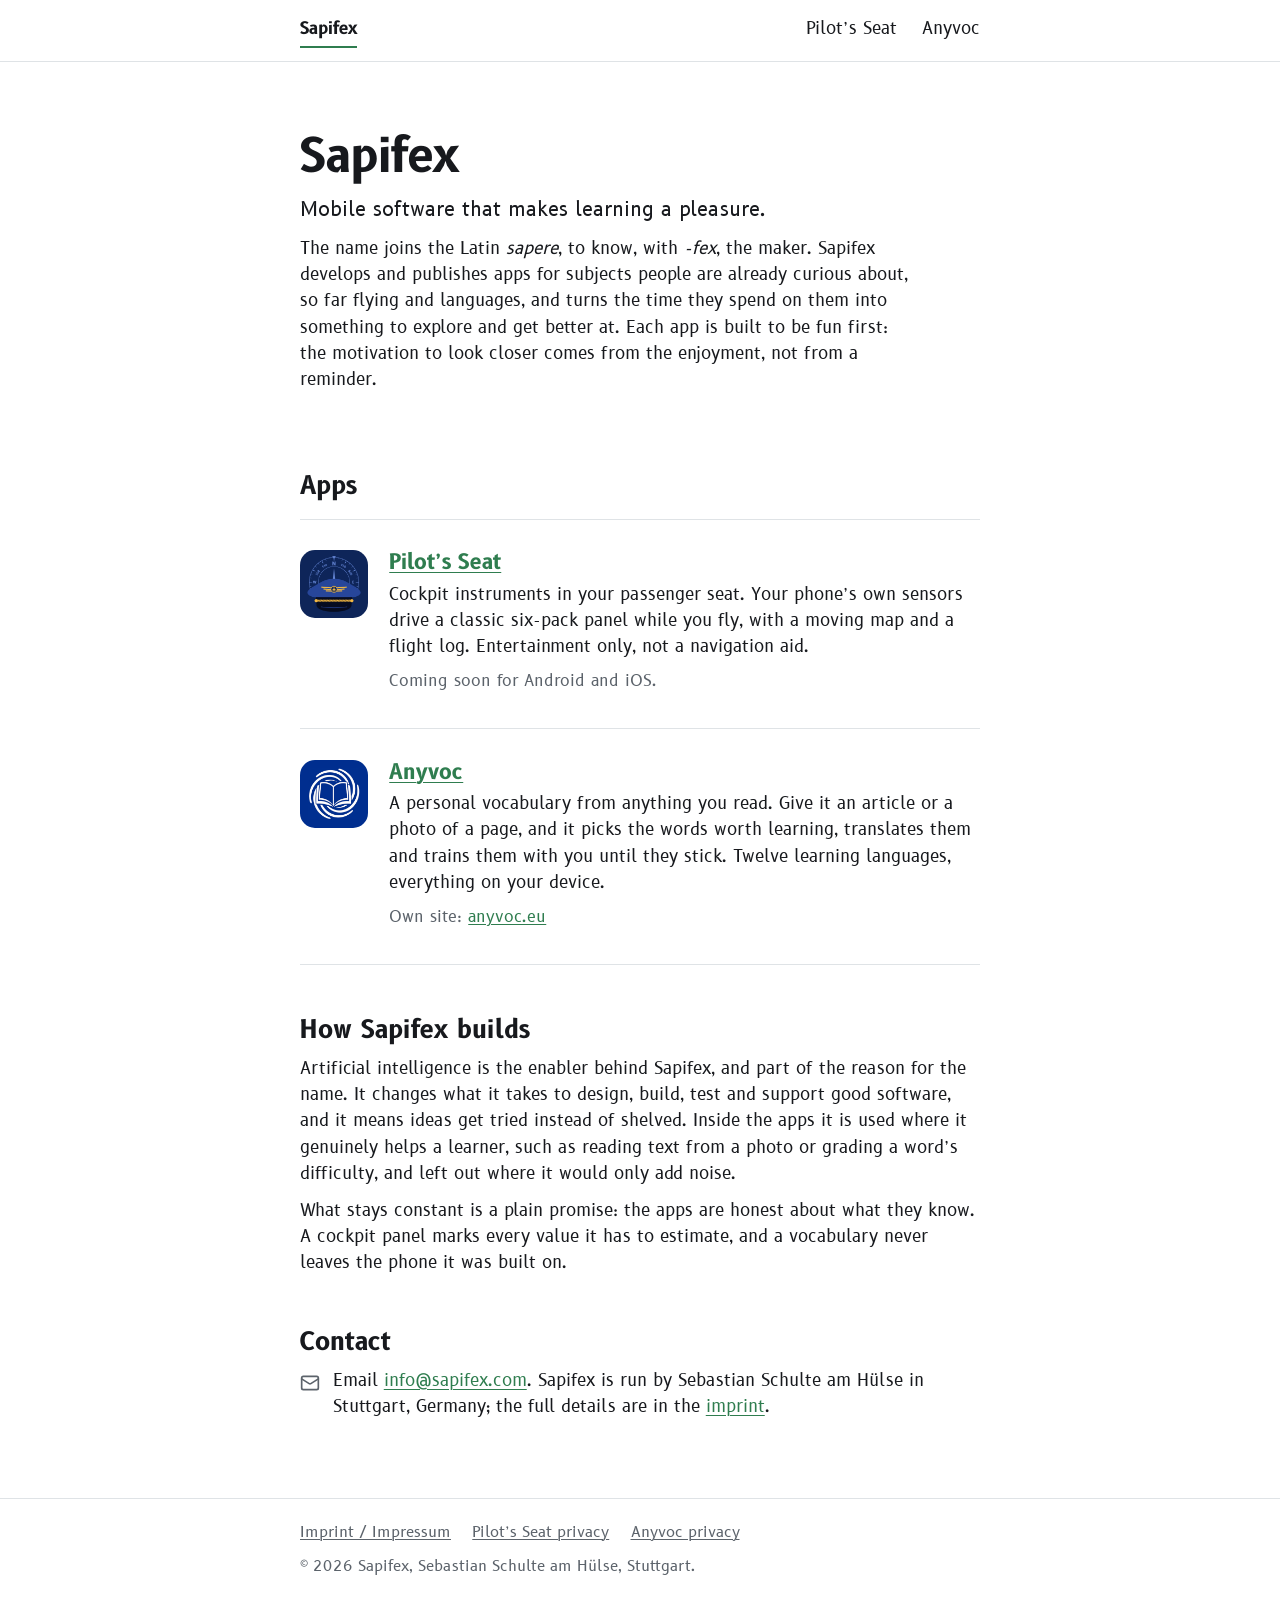
<file: index.html>
<!doctype html>
<html lang="en">
<head>
<meta charset="utf-8">
<meta name="viewport" content="width=device-width, initial-scale=1">
<title>Sapifex</title>
<meta name="description" content="Sapifex develops and publishes mobile apps that make learning a pleasure: Pilot’s Seat (cockpit instruments for passengers) and Anyvoc (a personal vocabulary trainer).">
<link rel="stylesheet" href="assets/site.css">
<link rel="icon" type="image/svg+xml" href="assets/img/sapifex-favicon.svg"></head>
<body>
<header class="site-nav"><nav class="wrap" aria-label="Site"><a href="./" class="brand" aria-current="page">Sapifex</a><a href="pilots-seat/">Pilot’s Seat</a><a href="anyvoc/">Anyvoc</a></nav></header>
<main>
<div class="wrap">
  <section class="hero">
    <h1>Sapifex</h1>
    <p class="lead">Mobile software that makes learning a pleasure.</p>
    <p>The name joins the Latin <em>sapere</em>, to know, with <em>-fex</em>, the maker. Sapifex develops and publishes apps for subjects people are already curious about, so far flying and languages, and turns the time they spend on them into something to explore and get better at. Each app is built to be fun first: the motivation to look closer comes from the enjoyment, not from a reminder.</p>
  </section>

  <h2>Apps</h2>
  <ul class="products">
    <li>
      <img src="assets/img/pilots-seat-icon-512.png" alt="" width="64" height="64">
      <div>
        <h3><a href="pilots-seat/">Pilot’s Seat</a></h3>
        <p>Cockpit instruments in your passenger seat. Your phone’s own sensors drive a classic six-pack panel while you fly, with a moving map and a flight log. Entertainment only, not a navigation aid.</p>
        <p class="where meta">Coming soon for Android and iOS.</p>
      </div>
    </li>
    <li>
      <img src="assets/img/anyvoc-logo-256.png" alt="" width="64" height="64">
      <div>
        <h3><a href="anyvoc/">Anyvoc</a></h3>
        <p>A personal vocabulary from anything you read. Give it an article or a photo of a page, and it picks the words worth learning, translates them and trains them with you until they stick. Twelve learning languages, everything on your device.</p>
        <p class="where meta">Own site: <a href="https://anyvoc.eu/">anyvoc.eu</a></p>
      </div>
    </li>
  </ul>

  <h2>How Sapifex builds</h2>
  <p>Artificial intelligence is the enabler behind Sapifex, and part of the reason for the name. It changes what it takes to design, build, test and support good software, and it means ideas get tried instead of shelved. Inside the apps it is used where it genuinely helps a learner, such as reading text from a photo or grading a word’s difficulty, and left out where it would only add noise.</p>
  <p>What stays constant is a plain promise: the apps are honest about what they know. A cockpit panel marks every value it has to estimate, and a vocabulary never leaves the phone it was built on.</p>

  <h2>Contact</h2>
  <p class="row"><svg class="ic" viewBox="0 0 24 24" width="20" height="20" fill="none" stroke="currentColor" stroke-width="2" stroke-linecap="round" stroke-linejoin="round" aria-hidden="true"><path d="m22 7-8.991 5.727a2 2 0 0 1-2.009 0L2 7"/><rect x="2" y="4" width="20" height="16" rx="2"/></svg><span>Email <a href="mailto:info@sapifex.com">info@sapifex.com</a>. Sapifex is run by Sebastian Schulte am Hülse in Stuttgart, Germany; the full details are in the <a href="imprint/">imprint</a>.</span></p>
</div>
</main>
<footer class="site-footer"><div class="wrap"><nav aria-label="Legal"><a href="imprint/">Imprint / Impressum</a><a href="pilots-seat/privacy/">Pilot’s Seat privacy</a><a href="https://anyvoc.eu/legal/privacy.html">Anyvoc privacy</a></nav><p>© 2026 Sapifex, Sebastian Schulte am Hülse, Stuttgart.</p></div></footer>
</body>
</html>
</file>
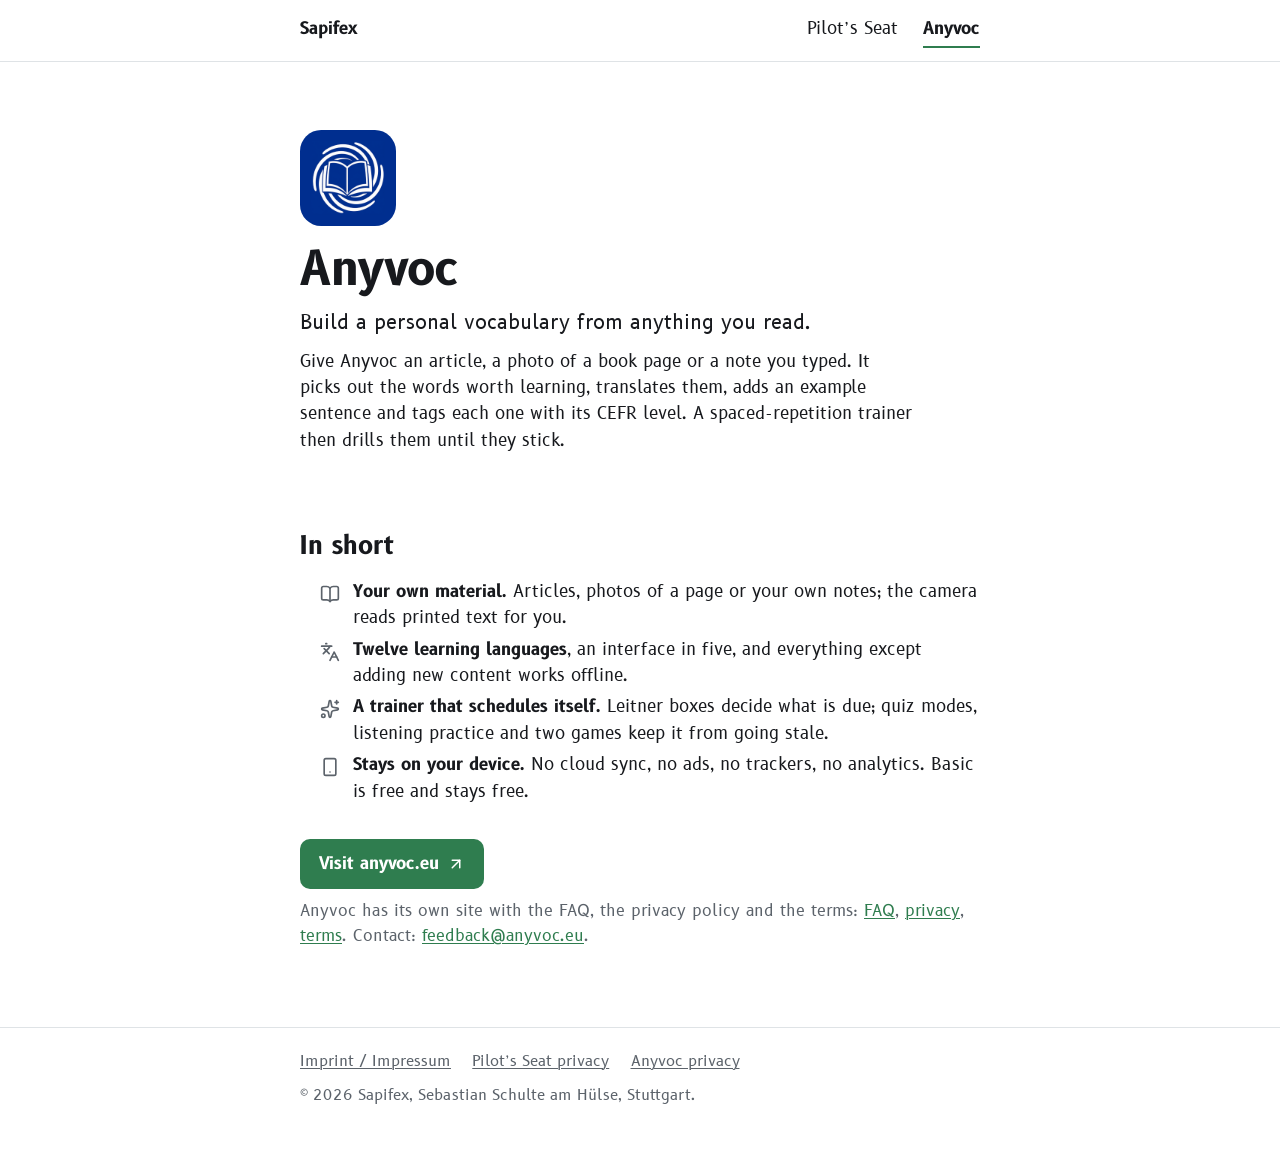
<file: anyvoc/index.html>
<!doctype html>
<html lang="en">
<head>
<meta charset="utf-8">
<meta name="viewport" content="width=device-width, initial-scale=1">
<title>Anyvoc – a personal vocabulary from anything you read</title>
<meta name="description" content="Anyvoc builds a personal vocabulary from your own reading: twelve learning languages, a spaced-repetition trainer, everything on your device. An app by Sapifex.">
<link rel="stylesheet" href="../assets/site.css">
<link rel="icon" type="image/svg+xml" href="../assets/img/sapifex-favicon.svg"></head>
<body>
<header class="site-nav"><nav class="wrap" aria-label="Site"><a href="../" class="brand">Sapifex</a><a href="../pilots-seat/">Pilot’s Seat</a><a href="../anyvoc/" aria-current="page">Anyvoc</a></nav></header>
<main>
<div class="wrap">
  <section class="hero">
    <img src="../assets/img/anyvoc-logo-256.png" alt="" width="96" height="96" style="border-radius:22%;margin-bottom:1rem">
    <h1>Anyvoc</h1>
    <p class="lead">Build a personal vocabulary from anything you read.</p>
    <p>Give Anyvoc an article, a photo of a book page or a note you typed. It picks out the words worth learning, translates them, adds an example sentence and tags each one with its CEFR level. A spaced-repetition trainer then drills them until they stick.</p>
  </section>

  <h2>In short</h2>
  <ul class="steps">
    <li class="row"><svg class="ic" viewBox="0 0 24 24" width="20" height="20" fill="none" stroke="currentColor" stroke-width="2" stroke-linecap="round" stroke-linejoin="round" aria-hidden="true"><path d="M12 5v16"/><path d="M20.001 19A2 2 0 0022 17V5a2 2 0 00-1.999-2L16 3.002A5 5 0 0012 5a5 5 0 00-4-2H4a2 2 0 00-2 2v12a2 2 0 001.999 2H8a5 5 0 014 2 5 5 0 014-2z"/></svg><span><b>Your own material.</b> Articles, photos of a page or your own notes; the camera reads printed text for you.</span></li>
    <li class="row"><svg class="ic" viewBox="0 0 24 24" width="20" height="20" fill="none" stroke="currentColor" stroke-width="2" stroke-linecap="round" stroke-linejoin="round" aria-hidden="true"><path d="m5 8 6 6"/><path d="m4 14 6-6 2-3"/><path d="M2 5h12"/><path d="M7 2h1"/><path d="m22 22-5-10-5 10"/><path d="M14 18h6"/></svg><span><b>Twelve learning languages</b>, an interface in five, and everything except adding new content works offline.</span></li>
    <li class="row"><svg class="ic" viewBox="0 0 24 24" width="20" height="20" fill="none" stroke="currentColor" stroke-width="2" stroke-linecap="round" stroke-linejoin="round" aria-hidden="true"><path d="M11.017 2.814a1 1 0 0 1 1.966 0l1.051 5.558a2 2 0 0 0 1.594 1.594l5.558 1.051a1 1 0 0 1 0 1.966l-5.558 1.051a2 2 0 0 0-1.594 1.594l-1.051 5.558a1 1 0 0 1-1.966 0l-1.051-5.558a2 2 0 0 0-1.594-1.594l-5.558-1.051a1 1 0 0 1 0-1.966l5.558-1.051a2 2 0 0 0 1.594-1.594z"/><path d="M20 2v4"/><path d="M22 4h-4"/><circle cx="4" cy="20" r="2"/></svg><span><b>A trainer that schedules itself.</b> Leitner boxes decide what is due; quiz modes, listening practice and two games keep it from going stale.</span></li>
    <li class="row"><svg class="ic" viewBox="0 0 24 24" width="20" height="20" fill="none" stroke="currentColor" stroke-width="2" stroke-linecap="round" stroke-linejoin="round" aria-hidden="true"><rect width="14" height="20" x="5" y="2" rx="2" ry="2"/><path d="M12 18h.01"/></svg><span><b>Stays on your device.</b> No cloud sync, no ads, no trackers, no analytics. Basic is free and stays free.</span></li>
  </ul>

  <p style="margin-top:2rem"><a class="btn" href="https://anyvoc.eu/">Visit anyvoc.eu <svg class="ic" viewBox="0 0 24 24" width="20" height="20" fill="none" stroke="currentColor" stroke-width="2" stroke-linecap="round" stroke-linejoin="round" aria-hidden="true"><path d="M7 7h10v10"/><path d="M7 17 17 7"/></svg></a></p>
  <p class="meta">Anyvoc has its own site with the FAQ, the privacy policy and the terms: <a href="https://anyvoc.eu/help/faq.html">FAQ</a>, <a href="https://anyvoc.eu/legal/privacy.html">privacy</a>, <a href="https://anyvoc.eu/legal/terms.html">terms</a>. Contact: <a href="mailto:feedback@anyvoc.eu">feedback@anyvoc.eu</a>.</p>
</div>
</main>
<footer class="site-footer"><div class="wrap"><nav aria-label="Legal"><a href="../imprint/">Imprint / Impressum</a><a href="../pilots-seat/privacy/">Pilot’s Seat privacy</a><a href="https://anyvoc.eu/legal/privacy.html">Anyvoc privacy</a></nav><p>© 2026 Sapifex, Sebastian Schulte am Hülse, Stuttgart.</p></div></footer>
</body>
</html>
</file>
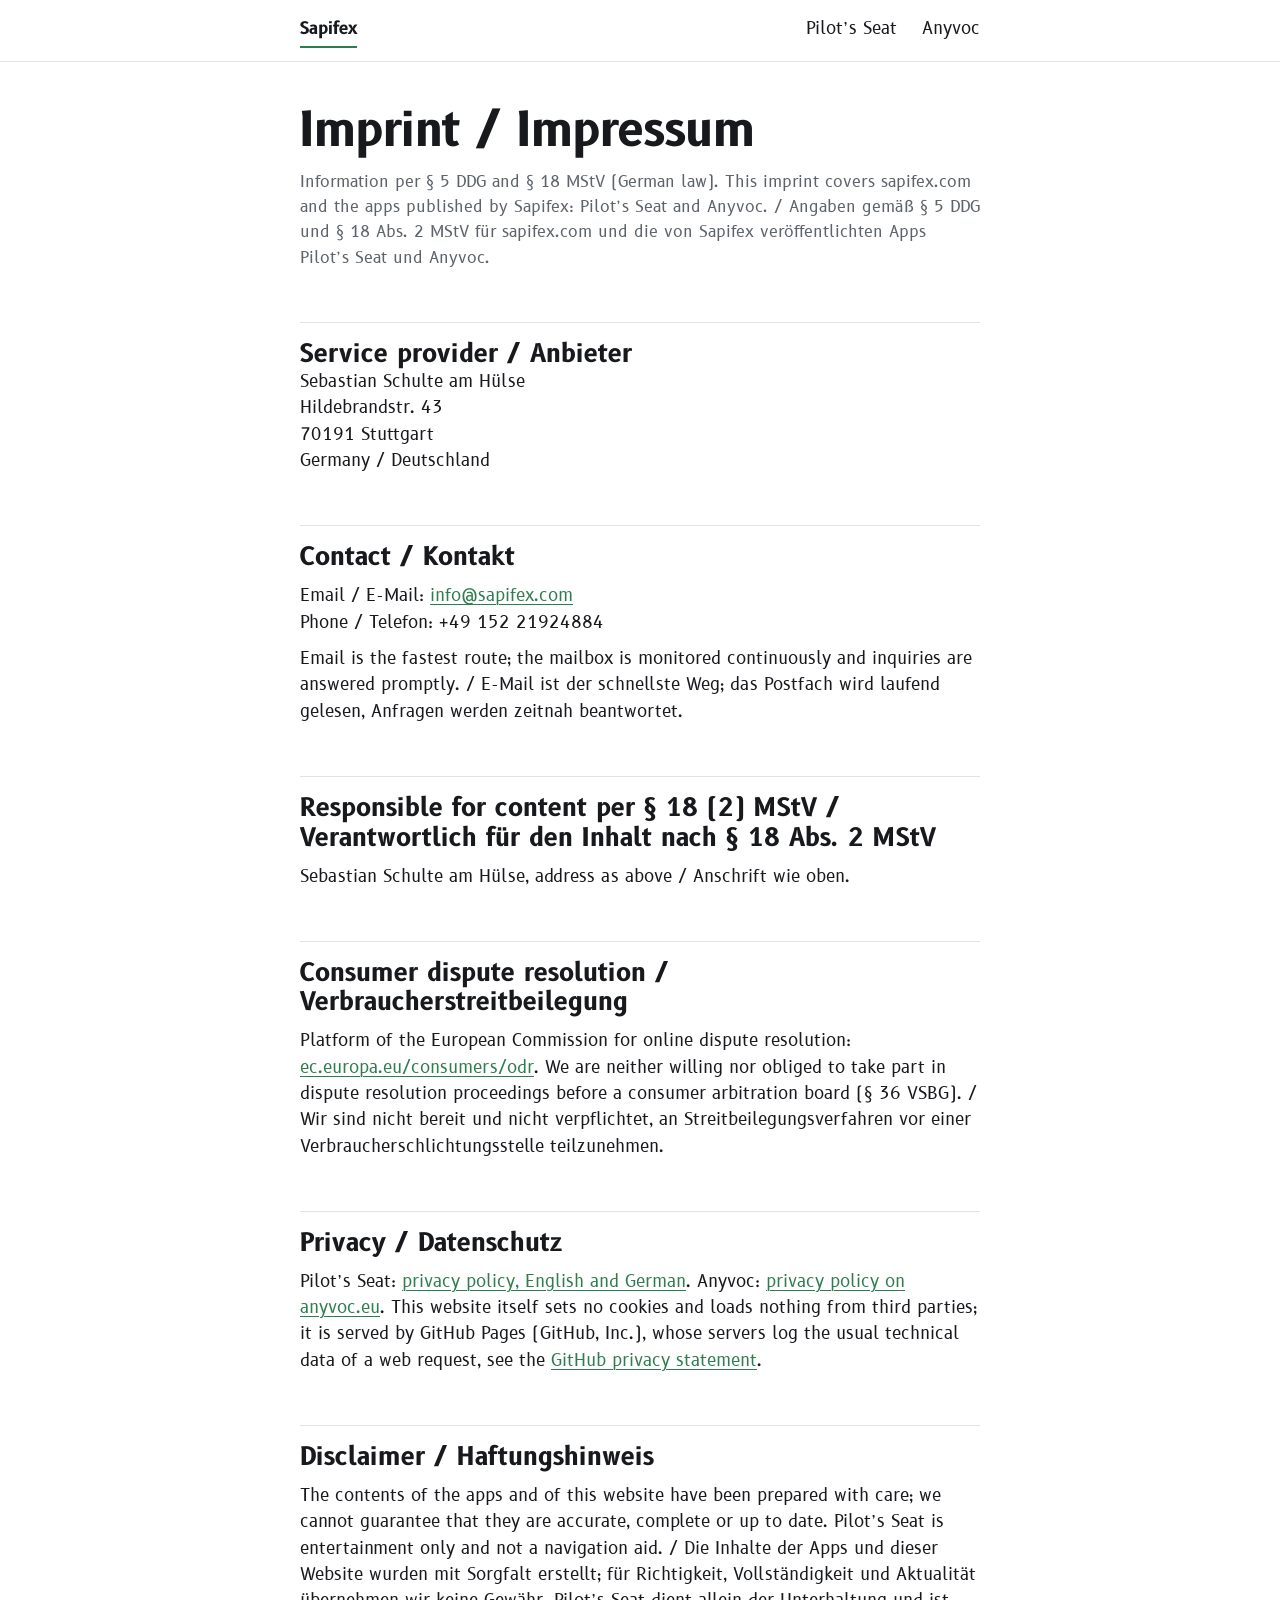
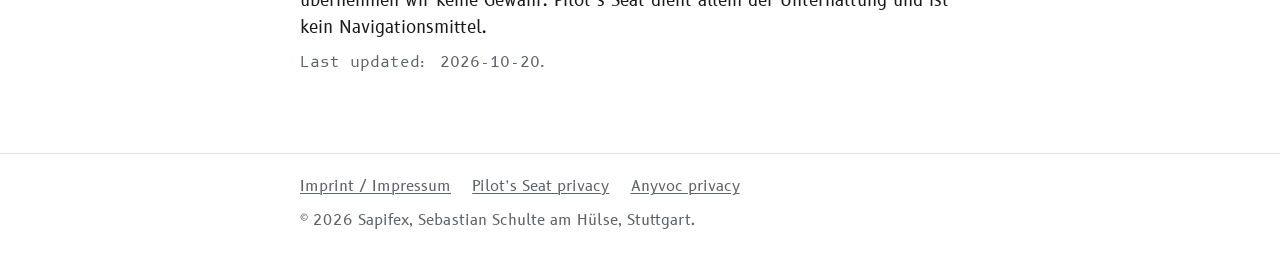
<file: imprint/index.html>
<!doctype html>
<html lang="en">
<head>
<meta charset="utf-8">
<meta name="viewport" content="width=device-width, initial-scale=1">
<title>Imprint / Impressum – Sapifex</title>
<meta name="description" content="Imprint of Sapifex (Sebastian Schulte am Hülse, Stuttgart) for sapifex.com and the apps Pilot’s Seat and Anyvoc.">
<link rel="stylesheet" href="../assets/site.css">
<link rel="icon" type="image/svg+xml" href="../assets/img/sapifex-favicon.svg"></head>
<body>
<header class="site-nav"><nav class="wrap" aria-label="Site"><a href="../" class="brand" aria-current="page">Sapifex</a><a href="../pilots-seat/">Pilot’s Seat</a><a href="../anyvoc/">Anyvoc</a></nav></header>
<main>
<div class="wrap legal">
  <h1>Imprint / Impressum</h1>
  <p class="meta">Information per § 5 DDG and § 18 MStV (German law). This imprint covers sapifex.com and the apps published by Sapifex: Pilot’s Seat and Anyvoc. / Angaben gemäß § 5 DDG und § 18 Abs. 2 MStV für sapifex.com und die von Sapifex veröffentlichten Apps Pilot’s Seat und Anyvoc.</p>

  <h2>Service provider / Anbieter</h2>
  <address>
    Sebastian Schulte am Hülse<br>
    Hildebrandstr. 43<br>
    70191 Stuttgart<br>
    Germany / Deutschland
  </address>

  <h2>Contact / Kontakt</h2>
  <p>Email / E-Mail: <a href="mailto:info@sapifex.com">info@sapifex.com</a><br>Phone / Telefon: +49 152 21924884</p>
  <p>Email is the fastest route; the mailbox is monitored continuously and inquiries are answered promptly. / E-Mail ist der schnellste Weg; das Postfach wird laufend gelesen, Anfragen werden zeitnah beantwortet.</p>

  <h2>Responsible for content per § 18 (2) MStV / Verantwortlich für den Inhalt nach § 18 Abs. 2 MStV</h2>
  <p>Sebastian Schulte am Hülse, address as above / Anschrift wie oben.</p>

  <h2>Consumer dispute resolution / Verbraucherstreitbeilegung</h2>
  <p>Platform of the European Commission for online dispute resolution: <a href="https://ec.europa.eu/consumers/odr/" rel="noopener">ec.europa.eu/consumers/odr</a>. We are neither willing nor obliged to take part in dispute resolution proceedings before a consumer arbitration board (§ 36 VSBG). / Wir sind nicht bereit und nicht verpflichtet, an Streitbeilegungsverfahren vor einer Verbraucherschlichtungsstelle teilzunehmen.</p>

  <h2>Privacy / Datenschutz</h2>
  <p>Pilot’s Seat: <a href="../pilots-seat/privacy/">privacy policy, English and German</a>. Anyvoc: <a href="https://anyvoc.eu/legal/privacy.html">privacy policy on anyvoc.eu</a>. This website itself sets no cookies and loads nothing from third parties; it is served by GitHub Pages (GitHub, Inc.), whose servers log the usual technical data of a web request, see the <a href="https://docs.github.com/en/site-policy/privacy-policies/github-general-privacy-statement" rel="noopener">GitHub privacy statement</a>.</p>

  <h2>Disclaimer / Haftungshinweis</h2>
  <p>The contents of the apps and of this website have been prepared with care; we cannot guarantee that they are accurate, complete or up to date. Pilot’s Seat is entertainment only and not a navigation aid. / Die Inhalte der Apps und dieser Website wurden mit Sorgfalt erstellt; für Richtigkeit, Vollständigkeit und Aktualität übernehmen wir keine Gewähr. Pilot’s Seat dient allein der Unterhaltung und ist kein Navigationsmittel.</p>

  <p class="meta mono">Last updated: 2026-10-20.</p>
</div>
</main>
<footer class="site-footer"><div class="wrap"><nav aria-label="Legal"><a href="../imprint/">Imprint / Impressum</a><a href="../pilots-seat/privacy/">Pilot’s Seat privacy</a><a href="https://anyvoc.eu/legal/privacy.html">Anyvoc privacy</a></nav><p>© 2026 Sapifex, Sebastian Schulte am Hülse, Stuttgart.</p></div></footer>
</body>
</html>
</file>
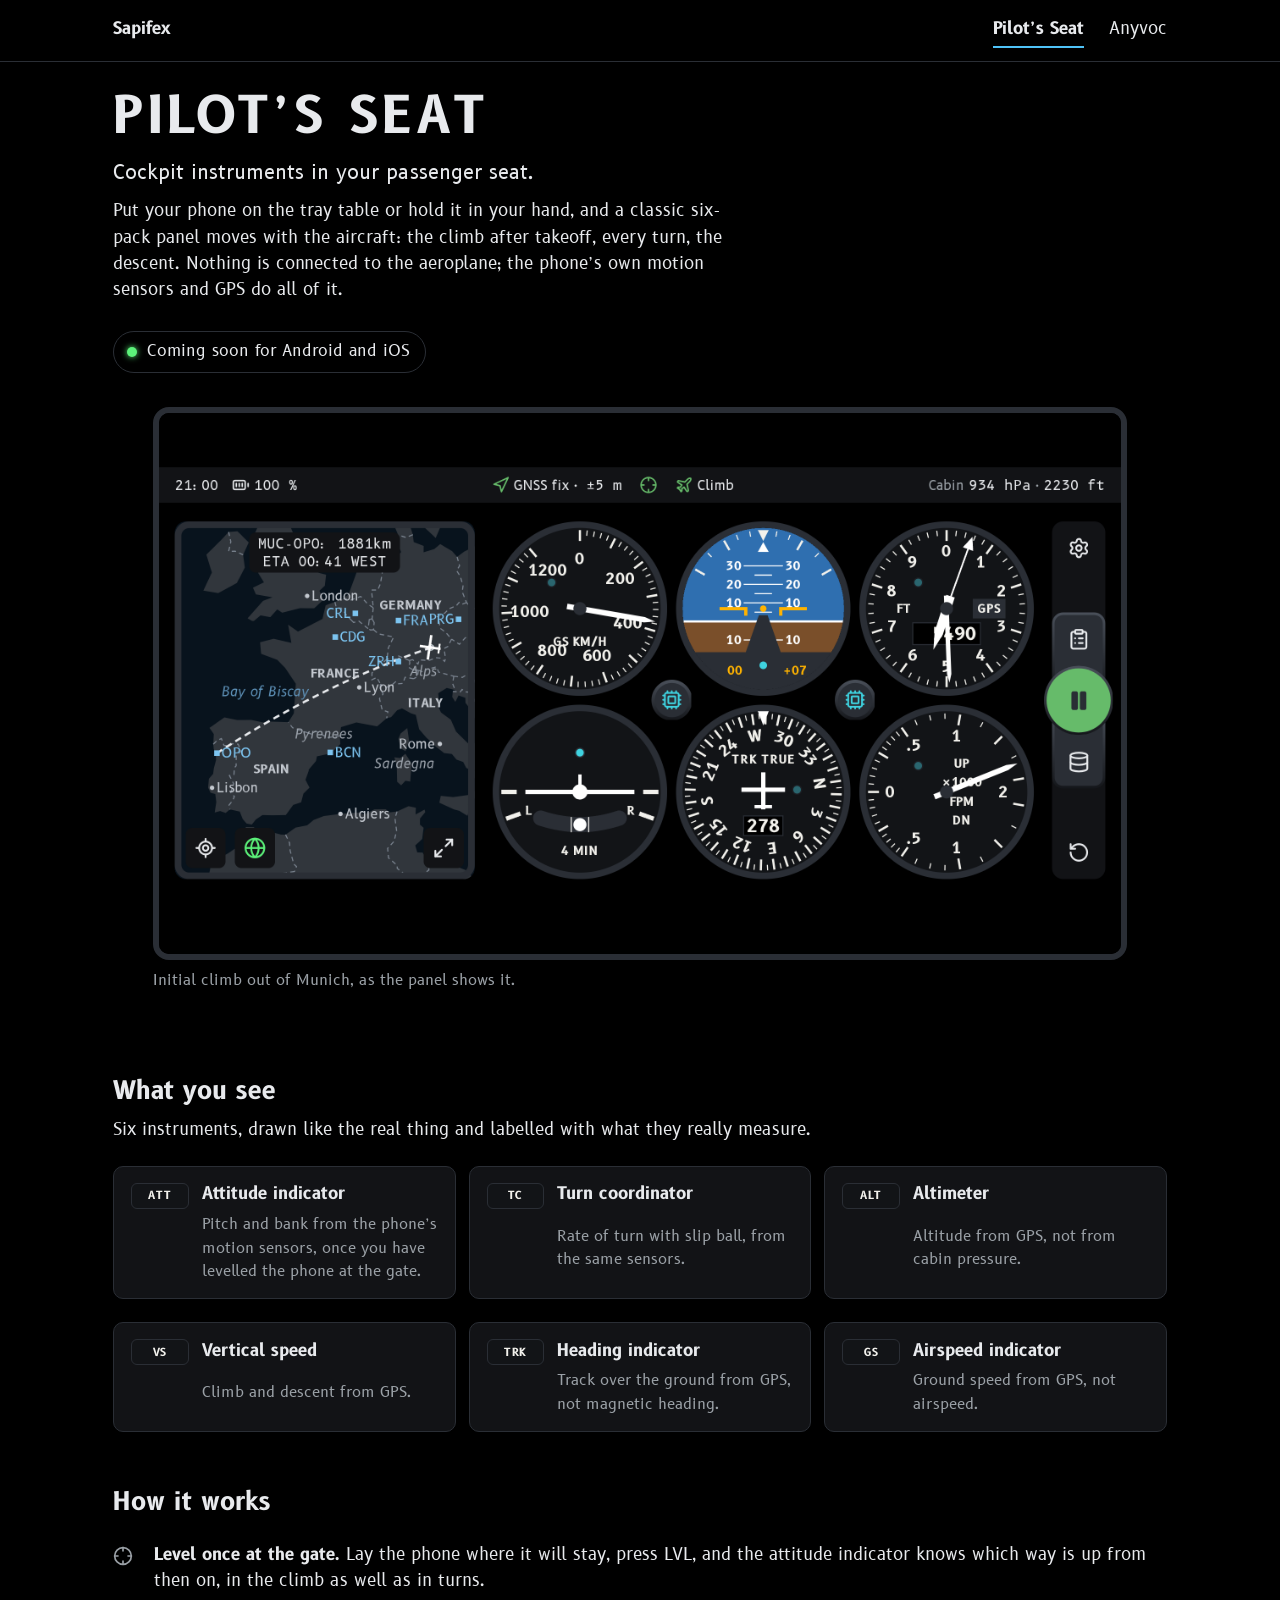
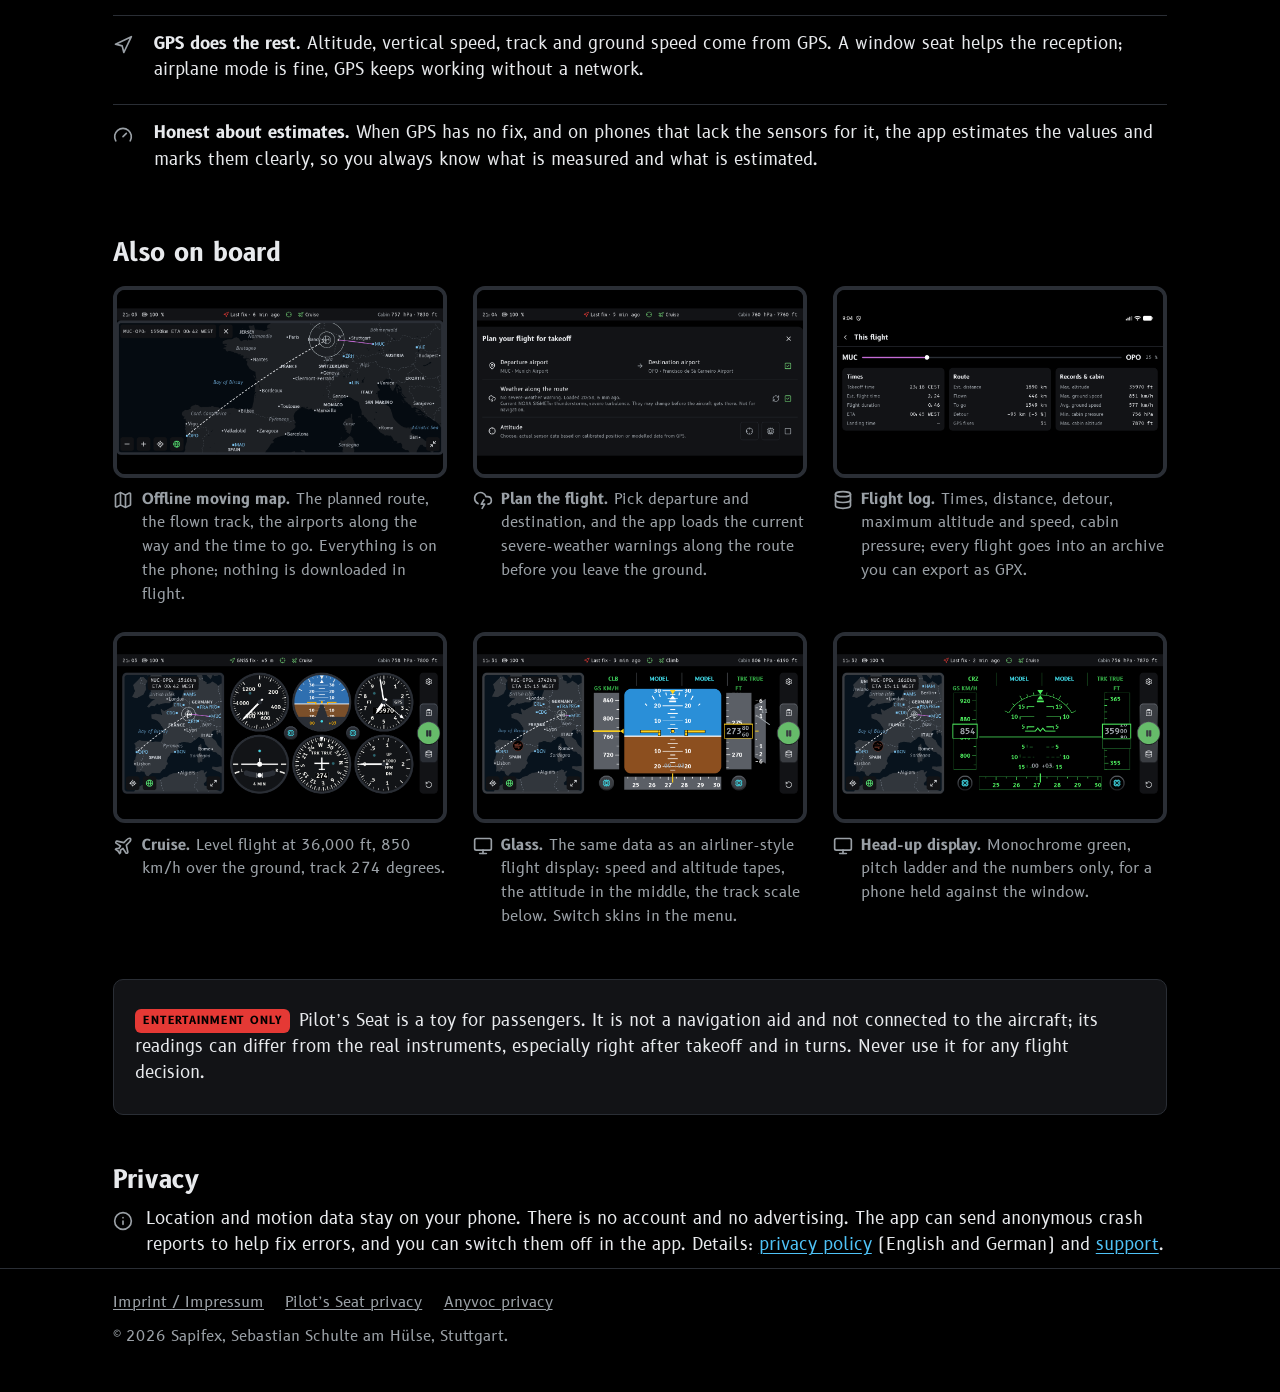
<file: pilots-seat/index.html>
<!doctype html>
<html lang="en" class="ps product">
<head>
<meta charset="utf-8">
<meta name="viewport" content="width=device-width, initial-scale=1">
<title>Pilot’s Seat – cockpit instruments in your passenger seat</title>
<meta name="description" content="Pilot’s Seat turns your phone into a passenger-side cockpit panel: six instruments driven by the phone’s sensors and GPS, a moving map and a flight log. Entertainment only. Coming soon for Android and iOS.">
<link rel="stylesheet" href="../assets/site.css">
<link rel="icon" type="image/svg+xml" href="../assets/img/pilots-seat-icon-small.svg"></head>
<body>
<header class="site-nav"><nav class="wrap" aria-label="Site"><a href="../" class="brand">Sapifex</a><a href="../pilots-seat/" aria-current="page">Pilot’s Seat</a><a href="../anyvoc/">Anyvoc</a></nav></header>
<main class="wrap wide">
  <section class="hero">
    <h1 class="wordmark">Pilot’s Seat</h1>
    <p class="lead">Cockpit instruments in your passenger seat.</p>
    <p>Put your phone on the tray table or hold it in your hand, and a classic six-pack panel moves with the aircraft: the climb after takeoff, every turn, the descent. Nothing is connected to the aeroplane; the phone’s own motion sensors and GPS do all of it.</p>
    <p class="status"><span class="lamp" aria-hidden="true"></span>Coming soon for Android and iOS</p>
    <figure>
      <div class="screen"><img src="../assets/img/pilots-seat-01-panel-climb.png" alt="The six-pack panel in the initial climb: moving map on the left, attitude indicator showing seven degrees nose up, altimeter, vertical speed and the other instruments" width="2272" height="1278"></div>
      <figcaption>Initial climb out of Munich, as the panel shows it.</figcaption>
    </figure>
  </section>

  <h2>What you see</h2>
  <p>Six instruments, drawn like the real thing and labelled with what they really measure.</p>
  <ul class="instruments"><li><span class="lbl">ATT</span><div><b>Attitude indicator</b></div><span class="src">Pitch and bank from the phone’s motion sensors, once you have levelled the phone at the gate.</span></li><li><span class="lbl">TC</span><div><b>Turn coordinator</b></div><span class="src">Rate of turn with slip ball, from the same sensors.</span></li><li><span class="lbl">ALT</span><div><b>Altimeter</b></div><span class="src">Altitude from GPS, not from cabin pressure.</span></li><li><span class="lbl">VS</span><div><b>Vertical speed</b></div><span class="src">Climb and descent from GPS.</span></li><li><span class="lbl">TRK</span><div><b>Heading indicator</b></div><span class="src">Track over the ground from GPS, not magnetic heading.</span></li><li><span class="lbl">GS</span><div><b>Airspeed indicator</b></div><span class="src">Ground speed from GPS, not airspeed.</span></li></ul>

  <h2>How it works</h2>
  <ul class="steps">
    <li><svg class="ic" viewBox="0 0 24 24" width="20" height="20" fill="none" stroke="currentColor" stroke-width="2" stroke-linecap="round" stroke-linejoin="round" aria-hidden="true"><circle cx="12" cy="12" r="10"/><line x1="22" x2="18" y1="12" y2="12"/><line x1="6" x2="2" y1="12" y2="12"/><line x1="12" x2="12" y1="6" y2="2"/><line x1="12" x2="12" y1="22" y2="18"/></svg><div><b>Level once at the gate.</b> Lay the phone where it will stay, press LVL, and the attitude indicator knows which way is up from then on, in the climb as well as in turns.</div></li>
    <li><svg class="ic" viewBox="0 0 24 24" width="20" height="20" fill="none" stroke="currentColor" stroke-width="2" stroke-linecap="round" stroke-linejoin="round" aria-hidden="true"><polygon points="3 11 22 2 13 21 11 13 3 11"/></svg><div><b>GPS does the rest.</b> Altitude, vertical speed, track and ground speed come from GPS. A window seat helps the reception; airplane mode is fine, GPS keeps working without a network.</div></li>
    <li><svg class="ic" viewBox="0 0 24 24" width="20" height="20" fill="none" stroke="currentColor" stroke-width="2" stroke-linecap="round" stroke-linejoin="round" aria-hidden="true"><path d="m12 14 4-4"/><path d="M3.34 19a10 10 0 1 1 17.32 0"/></svg><div><b>Honest about estimates.</b> When GPS has no fix, and on phones that lack the sensors for it, the app estimates the values and marks them clearly, so you always know what is measured and what is estimated.</div></li>
  </ul>

  <h2>Also on board</h2>
  <div class="gallery">
    <figure><div class="screen"><img src="../assets/img/pilots-seat-03-map-fullscreen.png" alt="Full-screen moving map over France with the planned route to Porto, the flown track and the aircraft symbol" loading="lazy" width="2272" height="1278"></div>
      <figcaption class="cap"><svg class="ic" viewBox="0 0 24 24" width="20" height="20" fill="none" stroke="currentColor" stroke-width="2" stroke-linecap="round" stroke-linejoin="round" aria-hidden="true"><path d="M14.106 5.553a2 2 0 0 0 1.788 0l3.659-1.83A1 1 0 0 1 21 4.619v12.764a1 1 0 0 1-.553.894l-4.553 2.277a2 2 0 0 1-1.788 0l-4.212-2.106a2 2 0 0 0-1.788 0l-3.659 1.83A1 1 0 0 1 3 19.381V6.618a1 1 0 0 1 .553-.894l4.553-2.277a2 2 0 0 1 1.788 0z"/><path d="M15 5.764v15"/><path d="M9 3.236v15"/></svg><span><b>Offline moving map.</b> The planned route, the flown track, the airports along the way and the time to go. Everything is on the phone; nothing is downloaded in flight.</span></figcaption></figure>
    <figure><div class="screen"><img src="../assets/img/pilots-seat-04-plan-sheet.png" alt="The planning sheet with departure airport Munich, destination Porto and the weather row showing no severe-weather warning" loading="lazy" width="2272" height="1278"></div>
      <figcaption class="cap"><svg class="ic" viewBox="0 0 24 24" width="20" height="20" fill="none" stroke="currentColor" stroke-width="2" stroke-linecap="round" stroke-linejoin="round" aria-hidden="true"><path d="M6 16.326A7 7 0 1 1 15.71 8h1.79a4.5 4.5 0 0 1 .5 8.973"/><path d="m13 12-3 5h4l-3 5"/></svg><span><b>Plan the flight.</b> Pick departure and destination, and the app loads the current severe-weather warnings along the route before you leave the ground.</span></figcaption></figure>
    <figure><div class="screen"><img src="../assets/img/pilots-seat-05-this-flight.png" alt="The flight page with takeoff time, estimated flight time, distance flown, distance to go and the records of the flight" loading="lazy" width="2272" height="1278"></div>
      <figcaption class="cap"><svg class="ic" viewBox="0 0 24 24" width="20" height="20" fill="none" stroke="currentColor" stroke-width="2" stroke-linecap="round" stroke-linejoin="round" aria-hidden="true"><ellipse cx="12" cy="5" rx="9" ry="3"/><path d="M3 5V19A9 3 0 0 0 21 19V5"/><path d="M3 12A9 3 0 0 0 21 12"/></svg><span><b>Flight log.</b> Times, distance, detour, maximum altitude and speed, cabin pressure; every flight goes into an archive you can export as GPX.</span></figcaption></figure>
    <figure><div class="screen"><img src="../assets/img/pilots-seat-02-panel-cruise.png" alt="The six-pack panel in the cruise at flight level 360 with ground speed 850 km/h" loading="lazy" width="2272" height="1278"></div>
      <figcaption class="cap"><svg class="ic" viewBox="0 0 24 24" width="20" height="20" fill="none" stroke="currentColor" stroke-width="2" stroke-linecap="round" stroke-linejoin="round" aria-hidden="true"><path d="M17.8 19.2 16 11l3.5-3.5C21 6 21.5 4 21 3c-1-.5-3 0-4.5 1.5L13 8 4.8 6.2c-.5-.1-.9.1-1.1.5l-.3.5c-.2.5-.1 1 .3 1.3L9 12l-2 3H4l-1 1 3 2 2 3 1-1v-3l3-2 3.5 5.3c.3.4.8.5 1.3.3l.5-.2c.4-.3.6-.7.5-1.2z"/></svg><span><b>Cruise.</b> Level flight at 36,000 ft, 850 km/h over the ground, track 274 degrees.</span></figcaption></figure>
    <figure><div class="screen"><img src="../assets/img/pilots-seat-06-glass-climb.png" alt="The glass skin: an airliner-style primary flight display with speed tape, attitude, altitude tape and track scale, in the climb through 27,000 ft" loading="lazy" width="2272" height="1278"></div>
      <figcaption class="cap"><svg class="ic" viewBox="0 0 24 24" width="20" height="20" fill="none" stroke="currentColor" stroke-width="2" stroke-linecap="round" stroke-linejoin="round" aria-hidden="true"><rect width="20" height="14" x="2" y="3" rx="2"/><line x1="8" x2="16" y1="21" y2="21"/><line x1="12" x2="12" y1="17" y2="21"/></svg><span><b>Glass.</b> The same data as an airliner-style flight display: speed and altitude tapes, the attitude in the middle, the track scale below. Switch skins in the menu.</span></figcaption></figure>
    <figure><div class="screen"><img src="../assets/img/pilots-seat-07-hud-cruise.png" alt="The HUD skin: a monochrome green head-up display with pitch ladder, ground speed 854 km/h and altitude 35,900 ft in the cruise" loading="lazy" width="2272" height="1278"></div>
      <figcaption class="cap"><svg class="ic" viewBox="0 0 24 24" width="20" height="20" fill="none" stroke="currentColor" stroke-width="2" stroke-linecap="round" stroke-linejoin="round" aria-hidden="true"><rect width="20" height="14" x="2" y="3" rx="2"/><line x1="8" x2="16" y1="21" y2="21"/><line x1="12" x2="12" y1="17" y2="21"/></svg><span><b>Head-up display.</b> Monochrome green, pitch ladder and the numbers only, for a phone held against the window.</span></figcaption></figure>
  </div>

  <div class="notice"><p><span class="flag">Entertainment only</span>Pilot’s Seat is a toy for passengers. It is not a navigation aid and not connected to the aircraft; its readings can differ from the real instruments, especially right after takeoff and in turns. Never use it for any flight decision.</p></div>

  <h2>Privacy</h2>
  <p class="row"><svg class="ic" viewBox="0 0 24 24" width="20" height="20" fill="none" stroke="currentColor" stroke-width="2" stroke-linecap="round" stroke-linejoin="round" aria-hidden="true"><circle cx="12" cy="12" r="10"/><path d="M12 16v-4"/><path d="M12 8h.01"/></svg><span>Location and motion data stay on your phone. There is no account and no advertising. The app can send anonymous crash reports to help fix errors, and you can switch them off in the app. Details: <a href="privacy/">privacy policy</a> (English and German) and <a href="privacy/#support">support</a>.</span></p>
</main>
<footer class="site-footer"><div class="wrap"><nav aria-label="Legal"><a href="../imprint/">Imprint / Impressum</a><a href="../pilots-seat/privacy/">Pilot’s Seat privacy</a><a href="https://anyvoc.eu/legal/privacy.html">Anyvoc privacy</a></nav><p>© 2026 Sapifex, Sebastian Schulte am Hülse, Stuttgart.</p></div></footer>
</body>
</html>
</file>
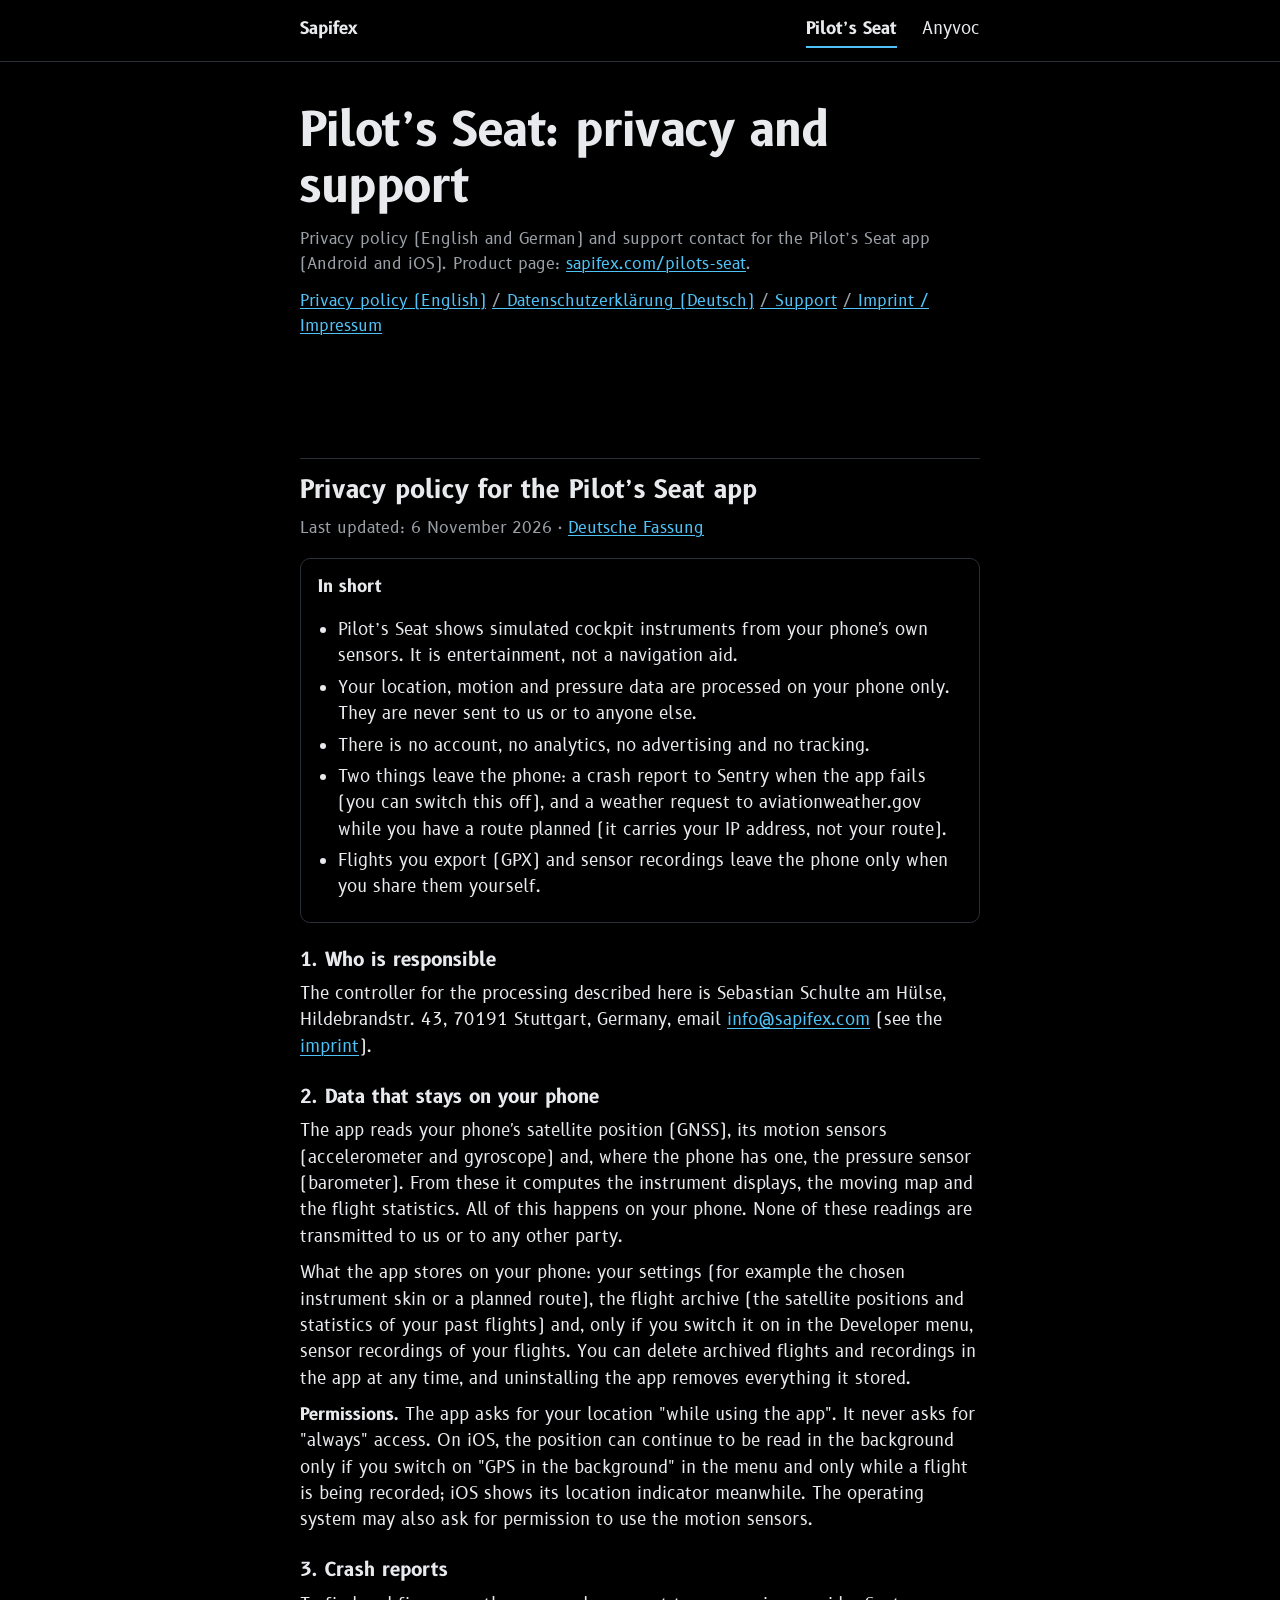
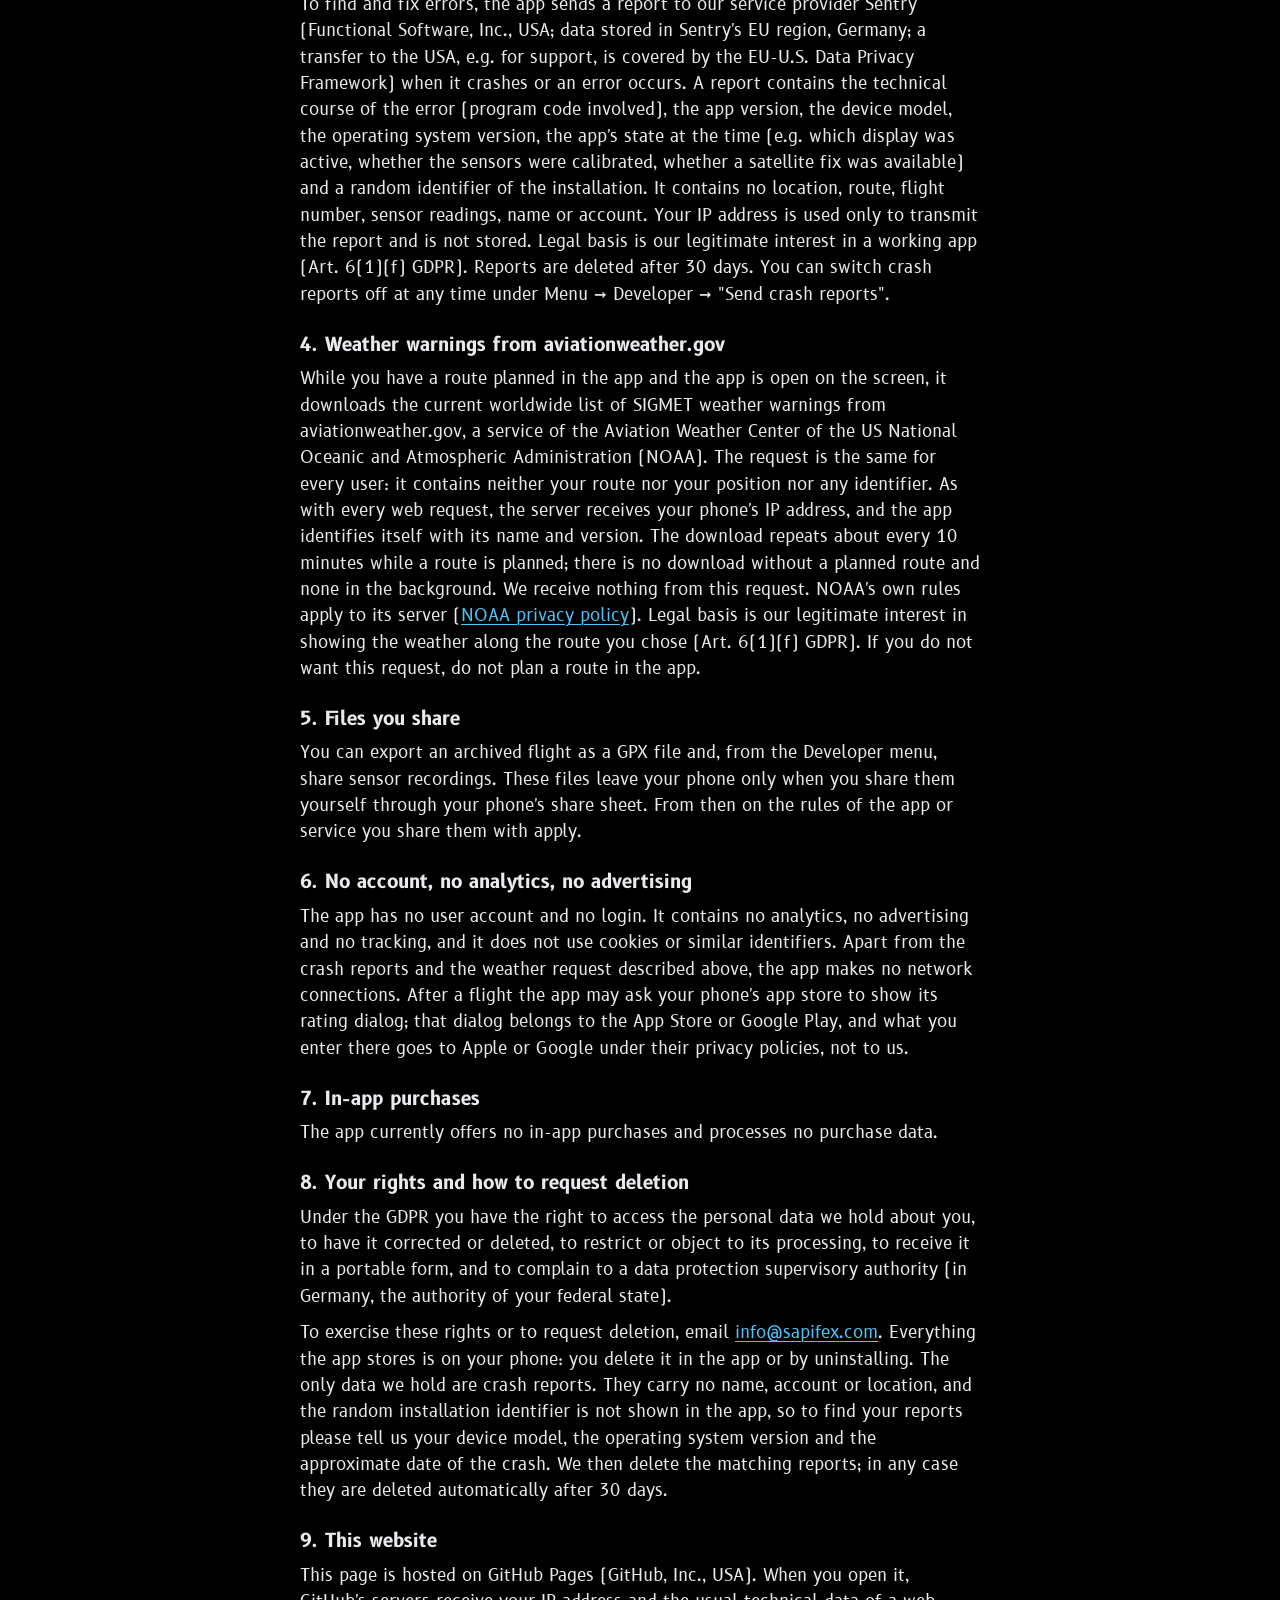
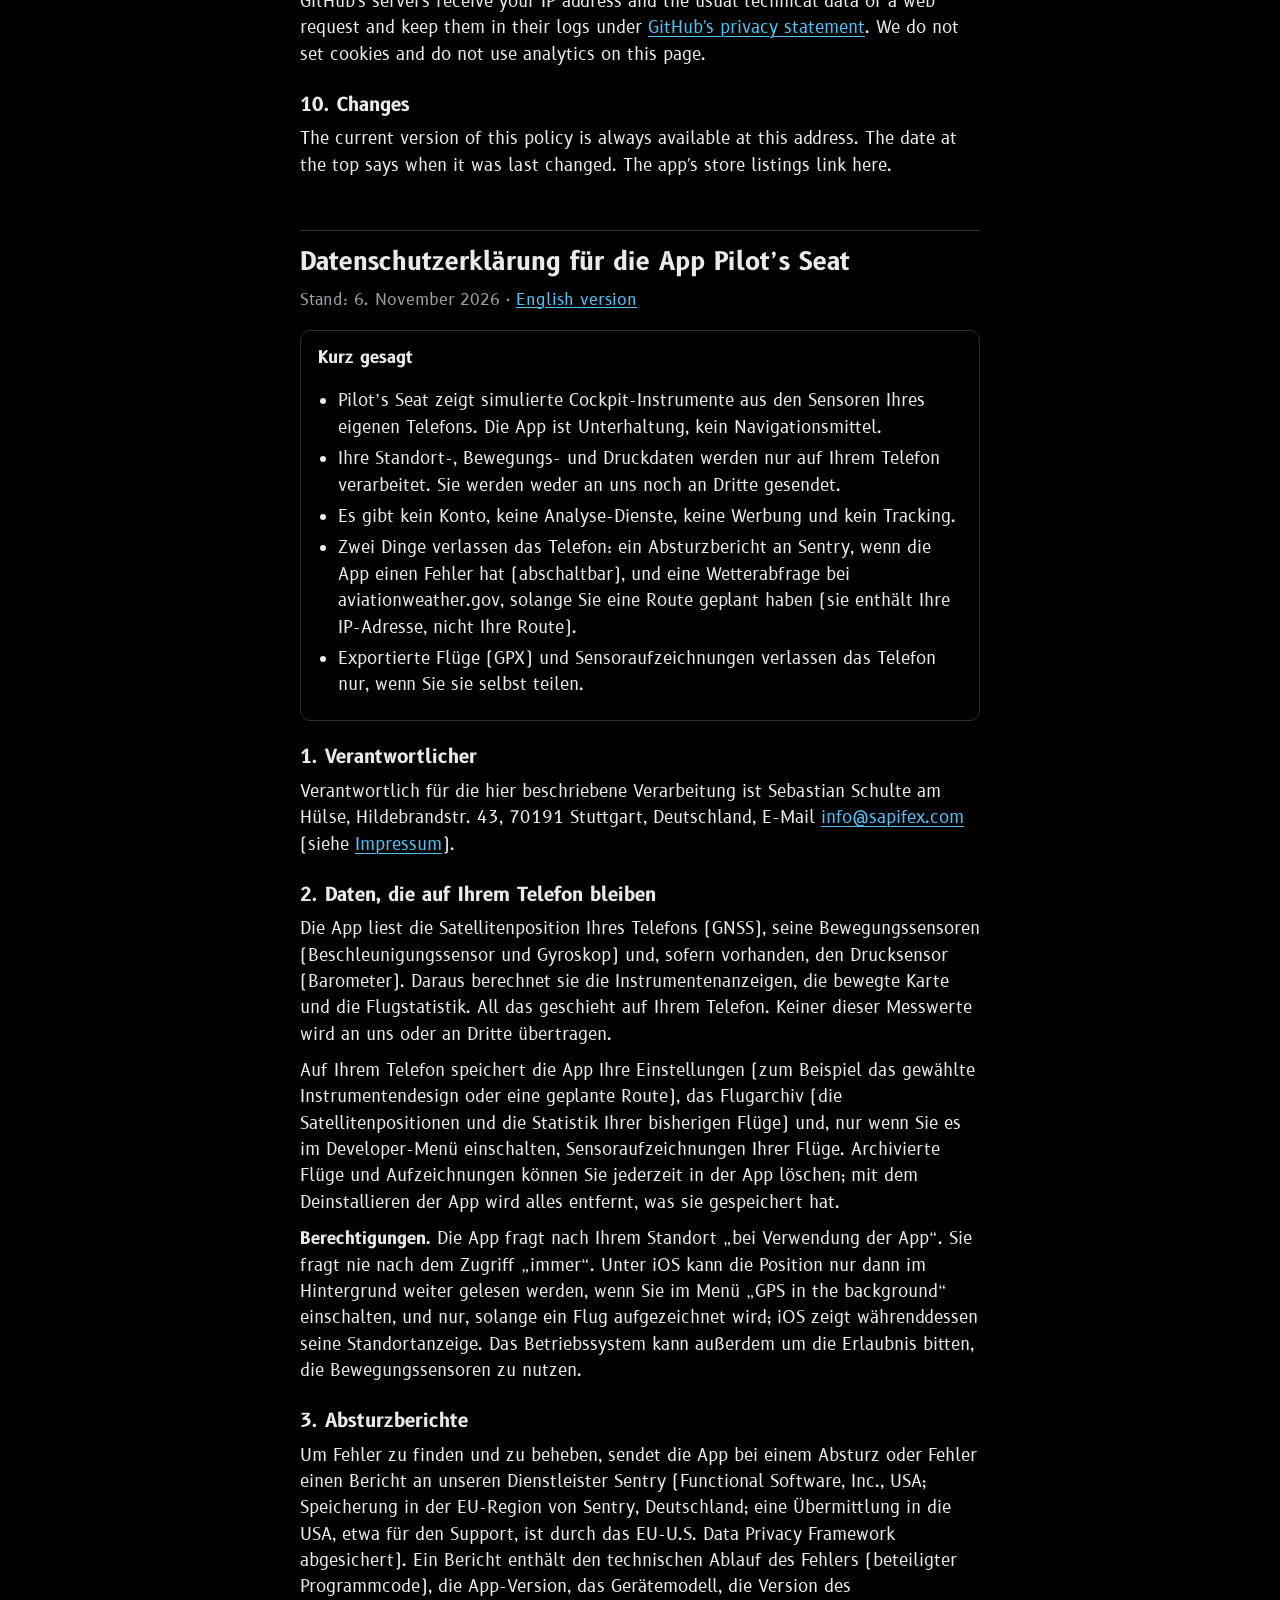
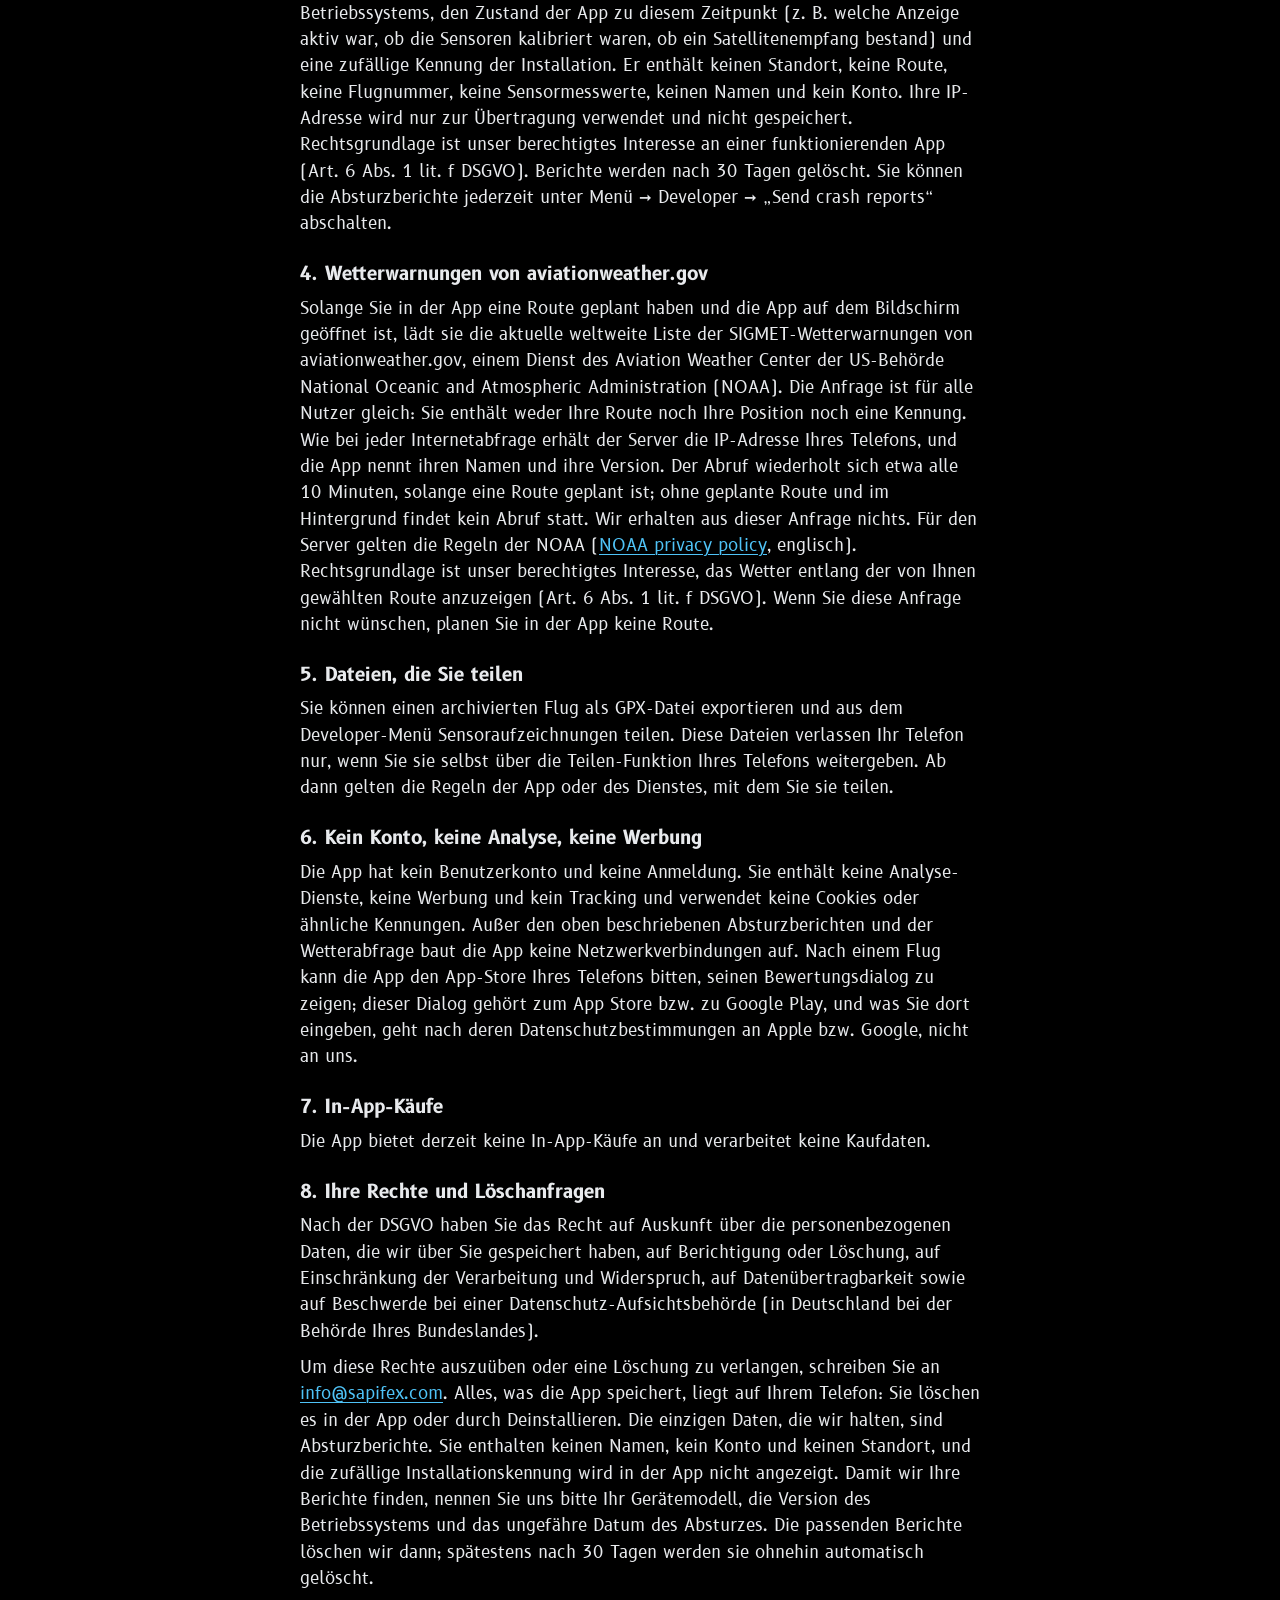
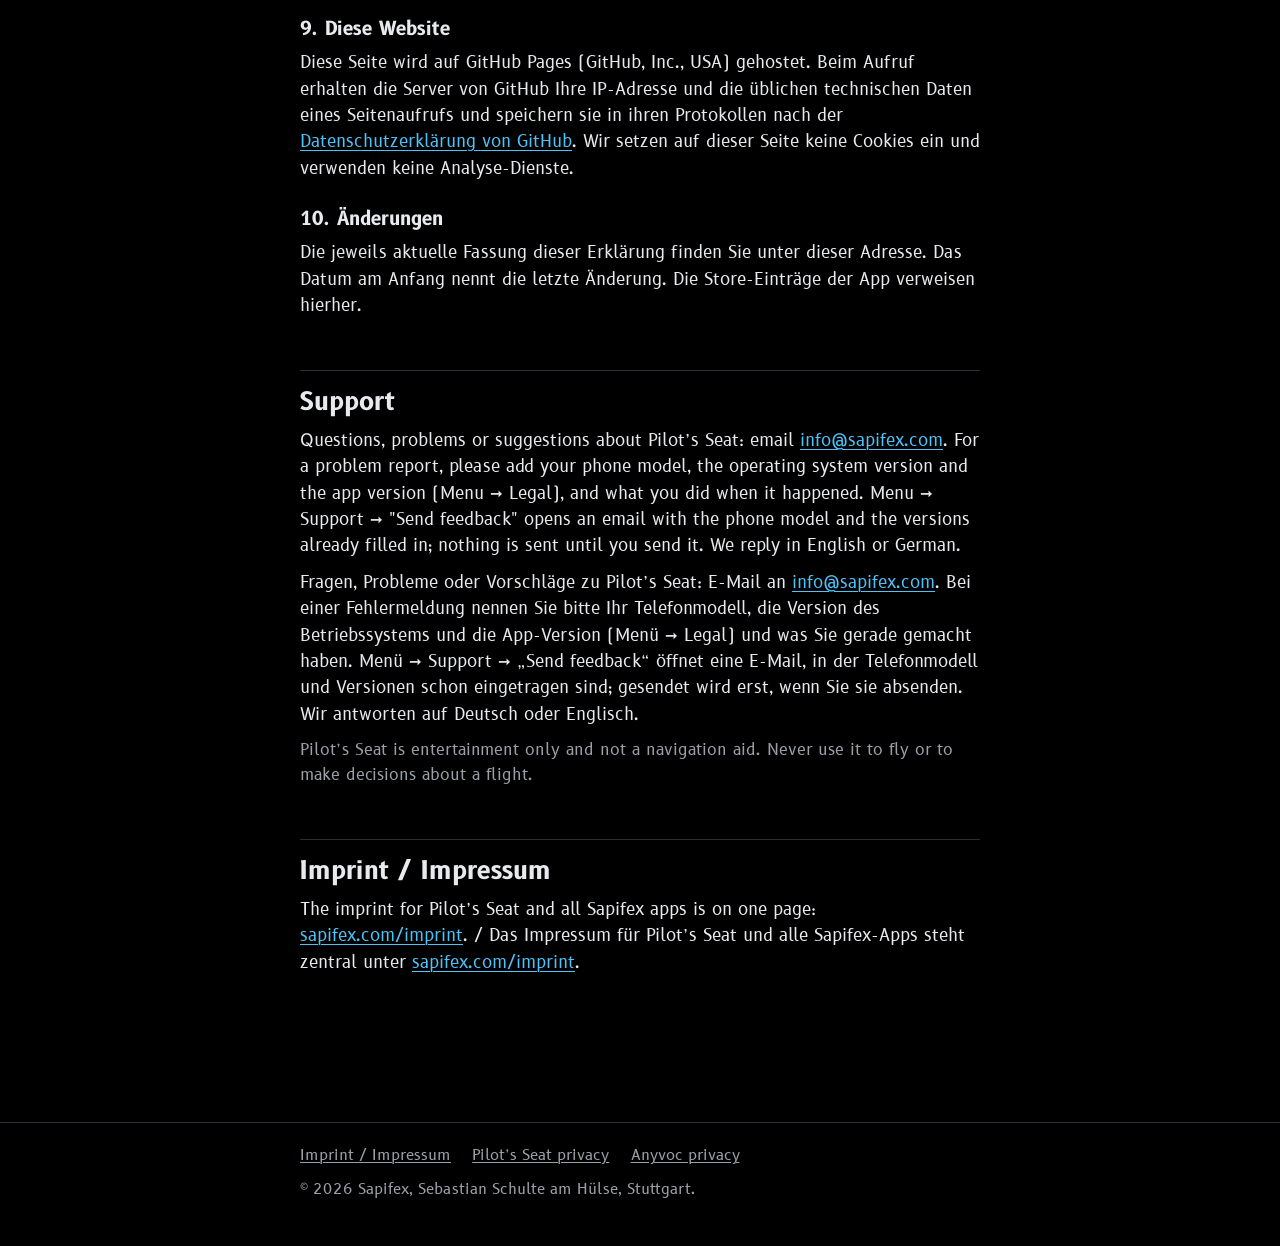
<file: pilots-seat/privacy/index.html>
<!doctype html>
<html lang="en" class="ps">
<head>
<meta charset="utf-8">
<meta name="viewport" content="width=device-width, initial-scale=1">
<title>Pilot’s Seat – Privacy Policy and Support</title>
<meta name="description" content="Privacy policy (English and German) and support contact for the Pilot’s Seat app.">
<link rel="stylesheet" href="../../assets/site.css">
<link rel="icon" type="image/svg+xml" href="../../assets/img/pilots-seat-icon-small.svg"></head>
<body>
<header class="site-nav"><nav class="wrap" aria-label="Site"><a href="../../" class="brand">Sapifex</a><a href="../../pilots-seat/" aria-current="page">Pilot’s Seat</a><a href="../../anyvoc/">Anyvoc</a></nav></header>
<main>
<div class="wrap legal">
<header>
  <h1>Pilot’s Seat: privacy and support</h1>
  <p class="meta">Privacy policy (English and German) and support contact for the Pilot’s Seat app (Android and iOS). Product page: <a href="../">sapifex.com/pilots-seat</a>.</p>
  <nav class="toc">
    <a href="#privacy">Privacy policy (English)</a>
    <a href="#datenschutz">Datenschutzerklärung (Deutsch)</a>
    <a href="#support">Support</a>
    <a href="../../imprint/">Imprint / Impressum</a>
  </nav>
</header>

<!-- ============================================================ -->
<!-- ENGLISH                                                       -->
<!-- ============================================================ -->
<main>
<section id="privacy">
  <h2>Privacy policy for the Pilot’s Seat app</h2>
  <p class="meta">Last updated: 6 November 2026 · <a href="#datenschutz" hreflang="de" lang="de">Deutsche Fassung</a></p>

  <div class="summary">
    <p><strong>In short</strong></p>
    <ul>
      <li>Pilot’s Seat shows simulated cockpit instruments from your phone's own sensors. It is entertainment, not a navigation aid.</li>
      <li>Your location, motion and pressure data are processed on your phone only. They are never sent to us or to anyone else.</li>
      <li>There is no account, no analytics, no advertising and no tracking.</li>
      <li>Two things leave the phone: a crash report to Sentry when the app fails (you can switch this off), and a weather request to aviationweather.gov while you have a route planned (it carries your IP address, not your route).</li>
      <li>Flights you export (GPX) and sensor recordings leave the phone only when you share them yourself.</li>
    </ul>
  </div>

  <h3>1. Who is responsible</h3>
  <p>The controller for the processing described here is Sebastian Schulte am Hülse, Hildebrandstr. 43, 70191 Stuttgart, Germany, email <a href="mailto:info@sapifex.com">info@sapifex.com</a> (see the <a href="../../imprint/">imprint</a>).</p>

  <h3>2. Data that stays on your phone</h3>
  <p>The app reads your phone's satellite position (GNSS), its motion sensors (accelerometer and gyroscope) and, where the phone has one, the pressure sensor (barometer). From these it computes the instrument displays, the moving map and the flight statistics. All of this happens on your phone. None of these readings are transmitted to us or to any other party.</p>
  <p>What the app stores on your phone: your settings (for example the chosen instrument skin or a planned route), the flight archive (the satellite positions and statistics of your past flights) and, only if you switch it on in the Developer menu, sensor recordings of your flights. You can delete archived flights and recordings in the app at any time, and uninstalling the app removes everything it stored.</p>
  <p><strong>Permissions.</strong> The app asks for your location "while using the app". It never asks for "always" access. On iOS, the position can continue to be read in the background only if you switch on "GPS in the background" in the menu and only while a flight is being recorded; iOS shows its location indicator meanwhile. The operating system may also ask for permission to use the motion sensors.</p>

  <h3>3. Crash reports</h3>
  <!-- Text from docs/crash-reporting.md, "Privacy policy (proposal)". [90] = the retention period of the Sentry plan: 30 days on the free Developer plan, 90 days on Team and Business. -->
  <p>To find and fix errors, the app sends a report to our service provider Sentry (Functional Software, Inc., USA; data stored in Sentry's EU region, Germany; a transfer to the USA, e.g. for support, is covered by the EU-U.S. Data Privacy Framework) when it crashes or an error occurs. A report contains the technical course of the error (program code involved), the app version, the device model, the operating system version, the app's state at the time (e.g. which display was active, whether the sensors were calibrated, whether a satellite fix was available) and a random identifier of the installation. It contains no location, route, flight number, sensor readings, name or account. Your IP address is used only to transmit the report and is not stored. Legal basis is our legitimate interest in a working app (Art. 6(1)(f) GDPR). Reports are deleted after 30 days. You can switch crash reports off at any time under Menu → Developer → "Send crash reports".</p>

  <h3>4. Weather warnings from aviationweather.gov</h3>
  <p>While you have a route planned in the app and the app is open on the screen, it downloads the current worldwide list of SIGMET weather warnings from aviationweather.gov, a service of the Aviation Weather Center of the US National Oceanic and Atmospheric Administration (NOAA). The request is the same for every user: it contains neither your route nor your position nor any identifier. As with every web request, the server receives your phone's IP address, and the app identifies itself with its name and version. The download repeats about every 10 minutes while a route is planned; there is no download without a planned route and none in the background. We receive nothing from this request. NOAA's own rules apply to its server (<a href="https://www.noaa.gov/protecting-your-privacy" rel="noopener">NOAA privacy policy</a>). Legal basis is our legitimate interest in showing the weather along the route you chose (Art. 6(1)(f) GDPR). If you do not want this request, do not plan a route in the app.</p>

  <h3>5. Files you share</h3>
  <p>You can export an archived flight as a GPX file and, from the Developer menu, share sensor recordings. These files leave your phone only when you share them yourself through your phone's share sheet. From then on the rules of the app or service you share them with apply.</p>

  <h3>6. No account, no analytics, no advertising</h3>
  <p>The app has no user account and no login. It contains no analytics, no advertising and no tracking, and it does not use cookies or similar identifiers. Apart from the crash reports and the weather request described above, the app makes no network connections. After a flight the app may ask your phone's app store to show its rating dialog; that dialog belongs to the App Store or Google Play, and what you enter there goes to Apple or Google under their privacy policies, not to us.</p>

  <h3>7. In-app purchases</h3>
  <p>The app currently offers no in-app purchases and processes no purchase data.</p>
  <!--
    NOT YET APPLICABLE. Replace the paragraph above with this one in the release that ships the RevenueCat paywall
    (backlog "Release · app · RevenueCat in the app"); the store privacy answers must change in the same release.

    <p>Premium features are unlocked by an in-app purchase through the Apple App Store or Google Play. The purchase itself
    is handled by the store under its own terms and privacy policy; we never see your payment details. To check which
    features you have unlocked, the app uses our service provider RevenueCat (RevenueCat, Inc., USA; a transfer to the USA
    is covered by the EU-U.S. Data Privacy Framework). RevenueCat processes a random identifier of the installation
    (the "app user ID"; no name, email or account), the store's purchase receipt or token, the product bought, the
    purchase and expiry dates and the app version and platform. Legal basis is the performance of the contract with you
    (Art. 6(1)(b) GDPR). The data is kept for as long as the purchase can be restored; see RevenueCat's privacy policy at
    https://www.revenuecat.com/privacy. "Restore purchases" in the menu sends the same data again.</p>
  -->

  <h3>8. Your rights and how to request deletion</h3>
  <p>Under the GDPR you have the right to access the personal data we hold about you, to have it corrected or deleted, to restrict or object to its processing, to receive it in a portable form, and to complain to a data protection supervisory authority (in Germany, the authority of your federal state).</p>
  <p>To exercise these rights or to request deletion, email <a href="mailto:info@sapifex.com">info@sapifex.com</a>. Everything the app stores is on your phone: you delete it in the app or by uninstalling. The only data we hold are crash reports. They carry no name, account or location, and the random installation identifier is not shown in the app, so to find your reports please tell us your device model, the operating system version and the approximate date of the crash. We then delete the matching reports; in any case they are deleted automatically after 30 days.</p>

  <h3>9. This website</h3>
  <!-- Adjust if the page is hosted elsewhere than GitHub Pages. -->
  <p>This page is hosted on GitHub Pages (GitHub, Inc., USA). When you open it, GitHub's servers receive your IP address and the usual technical data of a web request and keep them in their logs under <a href="https://docs.github.com/en/site-policy/privacy-policies/github-general-privacy-statement" rel="noopener">GitHub's privacy statement</a>. We do not set cookies and do not use analytics on this page.</p>

  <h3>10. Changes</h3>
  <p>The current version of this policy is always available at this address. The date at the top says when it was last changed. The app's store listings link here.</p>
</section>

<!-- ============================================================ -->
<!-- DEUTSCH                                                       -->
<!-- ============================================================ -->
<section id="datenschutz" lang="de">
  <h2>Datenschutzerklärung für die App Pilot’s Seat</h2>
  <p class="meta">Stand: 6. November 2026 · <a href="#privacy" hreflang="en" lang="en">English version</a></p>

  <div class="summary">
    <p><strong>Kurz gesagt</strong></p>
    <ul>
      <li>Pilot’s Seat zeigt simulierte Cockpit-Instrumente aus den Sensoren Ihres eigenen Telefons. Die App ist Unterhaltung, kein Navigationsmittel.</li>
      <li>Ihre Standort-, Bewegungs- und Druckdaten werden nur auf Ihrem Telefon verarbeitet. Sie werden weder an uns noch an Dritte gesendet.</li>
      <li>Es gibt kein Konto, keine Analyse-Dienste, keine Werbung und kein Tracking.</li>
      <li>Zwei Dinge verlassen das Telefon: ein Absturzbericht an Sentry, wenn die App einen Fehler hat (abschaltbar), und eine Wetterabfrage bei aviationweather.gov, solange Sie eine Route geplant haben (sie enthält Ihre IP-Adresse, nicht Ihre Route).</li>
      <li>Exportierte Flüge (GPX) und Sensoraufzeichnungen verlassen das Telefon nur, wenn Sie sie selbst teilen.</li>
    </ul>
  </div>

  <h3>1. Verantwortlicher</h3>
  <p>Verantwortlich für die hier beschriebene Verarbeitung ist Sebastian Schulte am Hülse, Hildebrandstr. 43, 70191 Stuttgart, Deutschland, E-Mail <a href="mailto:info@sapifex.com">info@sapifex.com</a> (siehe <a href="../../imprint/">Impressum</a>).</p>

  <h3>2. Daten, die auf Ihrem Telefon bleiben</h3>
  <p>Die App liest die Satellitenposition Ihres Telefons (GNSS), seine Bewegungssensoren (Beschleunigungssensor und Gyroskop) und, sofern vorhanden, den Drucksensor (Barometer). Daraus berechnet sie die Instrumentenanzeigen, die bewegte Karte und die Flugstatistik. All das geschieht auf Ihrem Telefon. Keiner dieser Messwerte wird an uns oder an Dritte übertragen.</p>
  <p>Auf Ihrem Telefon speichert die App Ihre Einstellungen (zum Beispiel das gewählte Instrumentendesign oder eine geplante Route), das Flugarchiv (die Satellitenpositionen und die Statistik Ihrer bisherigen Flüge) und, nur wenn Sie es im Developer-Menü einschalten, Sensoraufzeichnungen Ihrer Flüge. Archivierte Flüge und Aufzeichnungen können Sie jederzeit in der App löschen; mit dem Deinstallieren der App wird alles entfernt, was sie gespeichert hat.</p>
  <p><strong>Berechtigungen.</strong> Die App fragt nach Ihrem Standort „bei Verwendung der App“. Sie fragt nie nach dem Zugriff „immer“. Unter iOS kann die Position nur dann im Hintergrund weiter gelesen werden, wenn Sie im Menü „GPS in the background“ einschalten, und nur, solange ein Flug aufgezeichnet wird; iOS zeigt währenddessen seine Standortanzeige. Das Betriebssystem kann außerdem um die Erlaubnis bitten, die Bewegungssensoren zu nutzen.</p>

  <h3>3. Absturzberichte</h3>
  <!-- Text aus docs/crash-reporting.md, „Privacy policy (proposal)“. [90] = Aufbewahrungsfrist des Sentry-Tarifs: 30 Tage im kostenlosen Developer-Tarif, 90 Tage bei Team und Business. -->
  <p>Um Fehler zu finden und zu beheben, sendet die App bei einem Absturz oder Fehler einen Bericht an unseren Dienstleister Sentry (Functional Software, Inc., USA; Speicherung in der EU-Region von Sentry, Deutschland; eine Übermittlung in die USA, etwa für den Support, ist durch das EU-U.S. Data Privacy Framework abgesichert). Ein Bericht enthält den technischen Ablauf des Fehlers (beteiligter Programmcode), die App-Version, das Gerätemodell, die Version des Betriebssystems, den Zustand der App zu diesem Zeitpunkt (z. B. welche Anzeige aktiv war, ob die Sensoren kalibriert waren, ob ein Satellitenempfang bestand) und eine zufällige Kennung der Installation. Er enthält keinen Standort, keine Route, keine Flugnummer, keine Sensormesswerte, keinen Namen und kein Konto. Ihre IP-Adresse wird nur zur Übertragung verwendet und nicht gespeichert. Rechtsgrundlage ist unser berechtigtes Interesse an einer funktionierenden App (Art. 6 Abs. 1 lit. f DSGVO). Berichte werden nach 30 Tagen gelöscht. Sie können die Absturzberichte jederzeit unter Menü → Developer → „Send crash reports“ abschalten.</p>

  <h3>4. Wetterwarnungen von aviationweather.gov</h3>
  <p>Solange Sie in der App eine Route geplant haben und die App auf dem Bildschirm geöffnet ist, lädt sie die aktuelle weltweite Liste der SIGMET-Wetterwarnungen von aviationweather.gov, einem Dienst des Aviation Weather Center der US-Behörde National Oceanic and Atmospheric Administration (NOAA). Die Anfrage ist für alle Nutzer gleich: Sie enthält weder Ihre Route noch Ihre Position noch eine Kennung. Wie bei jeder Internetabfrage erhält der Server die IP-Adresse Ihres Telefons, und die App nennt ihren Namen und ihre Version. Der Abruf wiederholt sich etwa alle 10 Minuten, solange eine Route geplant ist; ohne geplante Route und im Hintergrund findet kein Abruf statt. Wir erhalten aus dieser Anfrage nichts. Für den Server gelten die Regeln der NOAA (<a href="https://www.noaa.gov/protecting-your-privacy" rel="noopener">NOAA privacy policy</a>, englisch). Rechtsgrundlage ist unser berechtigtes Interesse, das Wetter entlang der von Ihnen gewählten Route anzuzeigen (Art. 6 Abs. 1 lit. f DSGVO). Wenn Sie diese Anfrage nicht wünschen, planen Sie in der App keine Route.</p>

  <h3>5. Dateien, die Sie teilen</h3>
  <p>Sie können einen archivierten Flug als GPX-Datei exportieren und aus dem Developer-Menü Sensoraufzeichnungen teilen. Diese Dateien verlassen Ihr Telefon nur, wenn Sie sie selbst über die Teilen-Funktion Ihres Telefons weitergeben. Ab dann gelten die Regeln der App oder des Dienstes, mit dem Sie sie teilen.</p>

  <h3>6. Kein Konto, keine Analyse, keine Werbung</h3>
  <p>Die App hat kein Benutzerkonto und keine Anmeldung. Sie enthält keine Analyse-Dienste, keine Werbung und kein Tracking und verwendet keine Cookies oder ähnliche Kennungen. Außer den oben beschriebenen Absturzberichten und der Wetterabfrage baut die App keine Netzwerkverbindungen auf. Nach einem Flug kann die App den App-Store Ihres Telefons bitten, seinen Bewertungsdialog zu zeigen; dieser Dialog gehört zum App Store bzw. zu Google Play, und was Sie dort eingeben, geht nach deren Datenschutzbestimmungen an Apple bzw. Google, nicht an uns.</p>

  <h3>7. In-App-Käufe</h3>
  <p>Die App bietet derzeit keine In-App-Käufe an und verarbeitet keine Kaufdaten.</p>
  <!--
    NOCH NICHT ANWENDBAR. Diesen Absatz in der Version einsetzen, die die RevenueCat-Paywall ausliefert
    (Backlog „Release · app · RevenueCat in the app“); die Datenschutzangaben in den Stores ändern sich in derselben Version.

    <p>Premium-Funktionen werden durch einen In-App-Kauf über den Apple App Store oder Google Play freigeschaltet. Den Kauf
    selbst wickelt der Store nach seinen eigenen Bedingungen und seiner Datenschutzerklärung ab; Ihre Zahlungsdaten sehen
    wir nie. Um zu prüfen, welche Funktionen Sie freigeschaltet haben, nutzt die App unseren Dienstleister RevenueCat
    (RevenueCat, Inc., USA; eine Übermittlung in die USA ist durch das EU-U.S. Data Privacy Framework abgesichert).
    RevenueCat verarbeitet eine zufällige Kennung der Installation (die „App User ID“; keinen Namen, keine E-Mail, kein
    Konto), den Kaufbeleg bzw. das Kauf-Token des Stores, das gekaufte Produkt, Kauf- und Ablaufdatum sowie App-Version und
    Plattform. Rechtsgrundlage ist die Erfüllung des Vertrags mit Ihnen (Art. 6 Abs. 1 lit. b DSGVO). Die Daten werden so
    lange aufbewahrt, wie der Kauf wiederhergestellt werden kann; siehe die Datenschutzerklärung von RevenueCat unter
    https://www.revenuecat.com/privacy. „Restore purchases“ im Menü sendet dieselben Daten erneut.</p>
  -->

  <h3>8. Ihre Rechte und Löschanfragen</h3>
  <p>Nach der DSGVO haben Sie das Recht auf Auskunft über die personenbezogenen Daten, die wir über Sie gespeichert haben, auf Berichtigung oder Löschung, auf Einschränkung der Verarbeitung und Widerspruch, auf Datenübertragbarkeit sowie auf Beschwerde bei einer Datenschutz-Aufsichtsbehörde (in Deutschland bei der Behörde Ihres Bundeslandes).</p>
  <p>Um diese Rechte auszuüben oder eine Löschung zu verlangen, schreiben Sie an <a href="mailto:info@sapifex.com">info@sapifex.com</a>. Alles, was die App speichert, liegt auf Ihrem Telefon: Sie löschen es in der App oder durch Deinstallieren. Die einzigen Daten, die wir halten, sind Absturzberichte. Sie enthalten keinen Namen, kein Konto und keinen Standort, und die zufällige Installationskennung wird in der App nicht angezeigt. Damit wir Ihre Berichte finden, nennen Sie uns bitte Ihr Gerätemodell, die Version des Betriebssystems und das ungefähre Datum des Absturzes. Die passenden Berichte löschen wir dann; spätestens nach 30 Tagen werden sie ohnehin automatisch gelöscht.</p>

  <h3>9. Diese Website</h3>
  <!-- Anpassen, falls die Seite nicht auf GitHub Pages liegt. -->
  <p>Diese Seite wird auf GitHub Pages (GitHub, Inc., USA) gehostet. Beim Aufruf erhalten die Server von GitHub Ihre IP-Adresse und die üblichen technischen Daten eines Seitenaufrufs und speichern sie in ihren Protokollen nach der <a href="https://docs.github.com/de/site-policy/privacy-policies/github-general-privacy-statement" rel="noopener">Datenschutzerklärung von GitHub</a>. Wir setzen auf dieser Seite keine Cookies ein und verwenden keine Analyse-Dienste.</p>

  <h3>10. Änderungen</h3>
  <p>Die jeweils aktuelle Fassung dieser Erklärung finden Sie unter dieser Adresse. Das Datum am Anfang nennt die letzte Änderung. Die Store-Einträge der App verweisen hierher.</p>
</section>

<!-- ============================================================ -->
<!-- SUPPORT                                                       -->
<!-- ============================================================ -->
<section id="support">
  <h2>Support</h2>
  <p>Questions, problems or suggestions about Pilot’s Seat: email <a href="mailto:info@sapifex.com">info@sapifex.com</a>. For a problem report, please add your phone model, the operating system version and the app version (Menu → Legal), and what you did when it happened. Menu → Support → "Send feedback" opens an email with the phone model and the versions already filled in; nothing is sent until you send it. We reply in English or German.</p>
  <p lang="de">Fragen, Probleme oder Vorschläge zu Pilot’s Seat: E-Mail an <a href="mailto:info@sapifex.com">info@sapifex.com</a>. Bei einer Fehlermeldung nennen Sie bitte Ihr Telefonmodell, die Version des Betriebssystems und die App-Version (Menü → Legal) und was Sie gerade gemacht haben. Menü → Support → „Send feedback“ öffnet eine E-Mail, in der Telefonmodell und Versionen schon eingetragen sind; gesendet wird erst, wenn Sie sie absenden. Wir antworten auf Deutsch oder Englisch.</p>
  <p class="meta">Pilot’s Seat is entertainment only and not a navigation aid. Never use it to fly or to make decisions about a flight.</p>
</section>

<section id="imprint">
  <h2>Imprint / Impressum</h2>
  <p>The imprint for Pilot’s Seat and all Sapifex apps is on one page: <a href="../../imprint/">sapifex.com/imprint</a>. / Das Impressum für Pilot’s Seat und alle Sapifex-Apps steht zentral unter <a href="../../imprint/">sapifex.com/imprint</a>.</p>
</section>
</main>

</div>
</main>
<footer class="site-footer"><div class="wrap"><nav aria-label="Legal"><a href="../../imprint/">Imprint / Impressum</a><a href="../../pilots-seat/privacy/">Pilot’s Seat privacy</a><a href="https://anyvoc.eu/legal/privacy.html">Anyvoc privacy</a></nav><p>© 2026 Sapifex, Sebastian Schulte am Hülse, Stuttgart.</p></div></footer>
</body>
</html>
</file>
<file: assets/site.css>
/* sapifex.com: shared styles. Fonts: B612 (SIL OFL, see fonts/OFL.txt), self-hosted so no request leaves this site. */
@font-face { font-family: "B612"; src: url("fonts/B612-Regular.ttf") format("truetype"); font-weight: 400; font-style: normal; font-display: swap; }
@font-face { font-family: "B612"; src: url("fonts/B612-Bold.ttf") format("truetype"); font-weight: 700; font-style: normal; font-display: swap; }
@font-face { font-family: "B612 Mono"; src: url("fonts/B612Mono-Regular.ttf") format("truetype"); font-weight: 400; font-style: normal; font-display: swap; }

:root {
  color-scheme: light dark;
  --bg: #ffffff; --surface: #f4f6f2; --fg: #17191d; --muted: #5c636b; --line: #dfe3e6;
  --accent: #2f7d4f; --on-accent: #ffffff; --focus: #2f7d4f;
  --sans: "B612", system-ui, -apple-system, "Segoe UI", Roboto, sans-serif;
  --mono: "B612 Mono", ui-monospace, Consolas, monospace;
  --measure: 42rem; --gutter: 1rem;
}
@media (prefers-color-scheme: dark) {
  :root { --bg: #0f1115; --surface: #171a1f; --fg: #e9eaec; --muted: #a2a8af; --line: #272b32; --accent: #7fd39a; --on-accent: #0f1115; --focus: #7fd39a; }
}
/* Pilot’s Seat pages: the app's own skin (docs/design/tokens.json, skin "classic"). Dark only, like the app. */
html.ps {
  color-scheme: dark;
  --bg: #000000; --surface: #121316; --fg: #e8eaed; --muted: #9aa0a6; --line: #2a2e35;
  --accent: #4fc3f7; --on-accent: #000000; --focus: #4fc3f7;
  --bezel: #2a2e35; --bevel-light: #4a505a; --bevel-shade: #15171b; --face: #121417; --ink: #f2f1ec;
  --ok: #66bb6a; --on-ok: #000000; --caution: #ffb300; --flag-off: #e53935; --on-flag-off: #000000; --held: #9aa0a6;
  --sky: #2f6fb0; --ground: #7a4f2a; --lamp-live: #5cf27a;
}

* { box-sizing: border-box; }
html { background: var(--bg); color: var(--fg); font: 17px/1.55 var(--sans); -webkit-text-size-adjust: 100%; }
body { margin: 0; }
a { color: var(--accent); text-decoration-thickness: 1px; text-underline-offset: .15em; }
a:focus-visible, button:focus-visible { outline: 2px solid var(--focus); outline-offset: 3px; border-radius: 2px; }
img, svg { display: block; max-width: 100%; height: auto; }
h1, h2, h3 { line-height: 1.2; margin: 0; font-weight: 700; }
h1 { font-size: clamp(2rem, 5vw, 2.75rem); letter-spacing: -0.01em; }
h2 { font-size: 1.45rem; margin-top: 3rem; }
h3 { font-size: 1.1rem; margin-top: 1.5rem; }
p { margin: .6rem 0; }
ul { padding-left: 1.2rem; }
li { margin: .3rem 0; }
.lead { font-size: 1.2rem; line-height: 1.45; max-width: 36rem; }
.meta { color: var(--muted); font-size: .95rem; }
.mono { font-family: var(--mono); font-size: .9rem; }
.wrap { max-width: var(--measure); margin: 0 auto; padding: 0 var(--gutter); }
.wide { max-width: 64rem; }

/* top navigation: the three places on this site */
.site-nav { border-bottom: 1px solid var(--line); }
.site-nav .wrap { display: flex; flex-wrap: wrap; gap: .25rem 1.5rem; align-items: baseline; min-height: 3.5rem; padding-top: .75rem; padding-bottom: .75rem; }
.site-nav a { color: var(--fg); text-decoration: none; font-weight: 400; padding: .2rem 0; }
.site-nav a[aria-current="page"] { font-weight: 700; border-bottom: 2px solid var(--accent); }
.site-nav .brand { font-weight: 700; margin-right: auto; }
.site-nav .brand:hover, .site-nav a:hover { text-decoration: underline; }

main { padding: 2.5rem 0 4rem; }
.hero { padding: 1.5rem 0 1rem; }
.hero p { max-width: 36rem; }

/* product rows on the landing page: icon, name, one line, where it lives */
.products { list-style: none; padding: 0; margin: 1rem 0 0; border-top: 1px solid var(--line); }
.products li { display: grid; grid-template-columns: 4rem 1fr; gap: 1rem 1.25rem; padding: 1.5rem 0; border-bottom: 1px solid var(--line); align-items: start; }
.products img { width: 4rem; height: 4rem; border-radius: 22%; }
.products h3 { margin: 0; font-size: 1.25rem; }
.products p { margin: .35rem 0 .5rem; }
.products .where { font-size: .95rem; }
@media (max-width: 30rem) { .products li { grid-template-columns: 3rem 1fr; } .products img { width: 3rem; height: 3rem; } }

.ic { width: 20px; height: 20px; flex: none; }
.row { display: flex; gap: .75rem; align-items: flex-start; }
.row .ic { margin-top: .3rem; color: var(--muted); }

.card { background: var(--surface); border: 1px solid var(--line); border-radius: 10px; padding: 1rem 1.25rem; margin: 1rem 0; }
.btn { display: inline-flex; align-items: center; gap: .5rem; background: var(--accent); color: var(--on-accent); font-weight: 700; text-decoration: none; padding: .7rem 1.1rem; border-radius: 10px; min-height: 48px; }
.btn .ic { color: inherit; width: 18px; height: 18px; }
.btn:hover { opacity: .9; }

address { font-style: normal; }
.site-footer { border-top: 1px solid var(--line); color: var(--muted); font-size: .9rem; padding: 1.25rem 0 2rem; }
.site-footer nav { display: flex; flex-wrap: wrap; gap: .25rem 1.25rem; }
.site-footer a { color: var(--muted); }

/* ------------------------------------------------------------------ Pilot’s Seat product page */
html.product .site-nav .wrap, html.product .site-footer .wrap { max-width: 64rem; }
.ps .wordmark { font-size: clamp(1.9rem, 6vw, 3rem); letter-spacing: .08em; text-transform: uppercase; }
.ps .status { display: inline-flex; align-items: center; gap: .6rem; margin: 1rem 0 0; padding: .45rem .9rem .45rem .75rem; border: 1px solid var(--bezel); border-radius: 9999px; color: var(--fg); font-size: .95rem; }
.ps .status .lamp { width: 10px; height: 10px; border-radius: 50%; background: var(--lamp-live); box-shadow: 0 0 6px var(--lamp-live); }
.ps .screen { margin: 2rem auto 0; border: 6px solid var(--bezel); border-radius: 16px; background: var(--face); overflow: hidden; }
.ps .screen img { width: 100%; }
.ps figcaption { color: var(--muted); font-size: .9rem; margin: .5rem 0 0; }
.ps .instruments { list-style: none; padding: 0; margin: 1rem 0 0; display: grid; grid-template-columns: repeat(auto-fit, minmax(15rem, 1fr)); gap: .75rem; }
.ps .instruments li { background: var(--surface); border: 1px solid var(--bezel); border-radius: 10px; padding: .85rem 1rem; display: grid; grid-template-columns: 3.4rem 1fr; gap: .25rem .75rem; align-items: baseline; }
.ps .instruments .lbl { font-size: 11px; font-weight: 700; letter-spacing: .08em; text-transform: uppercase; color: var(--ink); background: var(--face); border: 1px solid var(--bezel); border-radius: 6px; padding: .2rem .35rem; text-align: center; }
.ps .instruments b { display: block; }
.ps .instruments span.src { grid-column: 2; color: var(--muted); font-size: .9rem; }
.ps .steps { list-style: none; padding: 0; margin: .5rem 0 0; }
.ps .steps li { display: grid; grid-template-columns: 1.5rem 1fr; gap: 0 .9rem; padding: .9rem 0; border-top: 1px solid var(--line); }
.ps .steps li:first-child { border-top: 0; }
.ps .steps .ic { color: var(--muted); margin-top: .25rem; }
.ps .gallery { display: grid; gap: 1.5rem; grid-template-columns: repeat(auto-fit, minmax(18rem, 1fr)); margin-top: 1rem; }
.ps .gallery figure { margin: 0; }
.ps .gallery .screen { margin: 0; border-width: 4px; border-radius: 12px; }
.ps .gallery .cap { display: flex; gap: .5rem; align-items: flex-start; margin-top: .6rem; }
.ps .gallery .cap .ic { color: var(--muted); margin-top: .15rem; }
.ps .notice { margin-top: 3rem; border: 1px solid var(--bezel); border-radius: 10px; padding: 1rem 1.25rem; background: var(--surface); }
.ps .flag { display: inline-block; background: var(--flag-off); color: var(--on-flag-off); font-size: 11px; font-weight: 700; letter-spacing: .08em; text-transform: uppercase; border-radius: 6px; padding: .2rem .45rem; vertical-align: middle; margin-right: .5rem; }
.ps .site-nav a[aria-current="page"] { border-bottom-color: var(--accent); }

/* ------------------------------------------------------------------ legal pages */
.legal h2 { padding-top: 1rem; border-top: 1px solid var(--line); }
.legal nav.toc { margin: .75rem 0 1.5rem; font-size: .95rem; }
.legal nav.toc a + a::before { content: " / "; color: var(--muted); }
.legal .summary { border: 1px solid var(--line); border-radius: 10px; padding: .25rem 1rem; margin: 1rem 0; }

@media (prefers-reduced-motion: reduce) { * { transition: none !important; } }
@media print { .site-nav, .site-footer nav { display: none; } }
</file>
